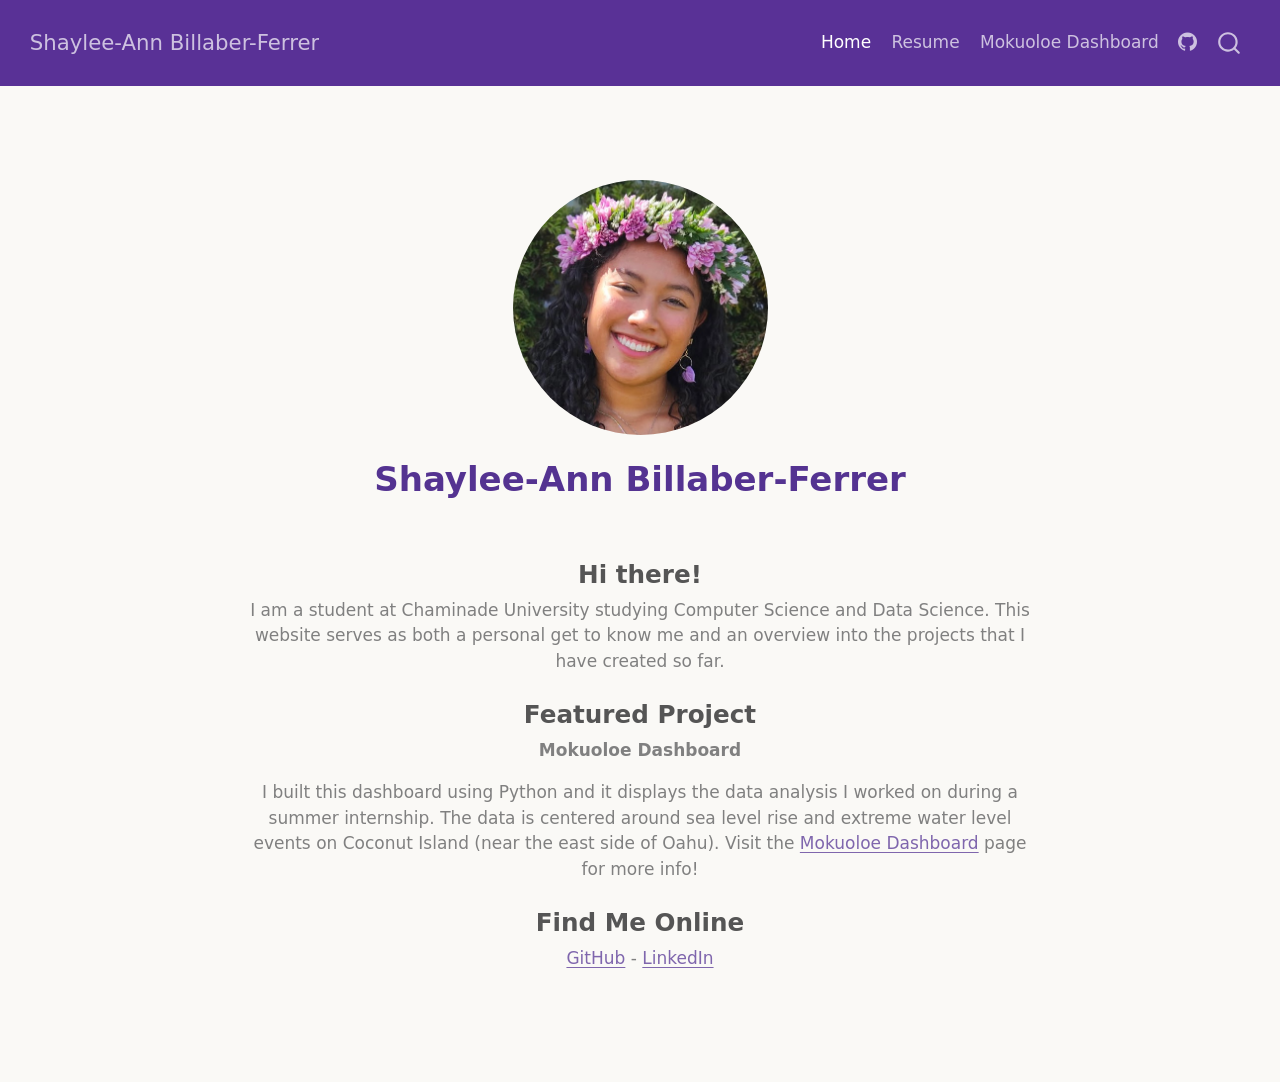
<file: docs/index.html>
<!DOCTYPE html>
<html xmlns="http://www.w3.org/1999/xhtml" lang="en" xml:lang="en"><head>

<meta charset="utf-8">
<meta name="generator" content="quarto-1.9.38">

<meta name="viewport" content="width=device-width, initial-scale=1.0, user-scalable=yes">


<title>Shaylee-Ann Billaber-Ferrer</title>
<style>
/* Default styles provided by pandoc.
** See https://pandoc.org/MANUAL.html#variables-for-html for config info.
*/
code{white-space: pre-wrap;}
span.smallcaps{font-variant: small-caps;}
div.columns{display: flex; gap: min(4vw, 1.5em);}
div.column{flex: auto; overflow-x: auto;}
div.hanging-indent{margin-left: 1.5em; text-indent: -1.5em;}
ul.task-list{list-style: none;}
ul.task-list li input[type="checkbox"] {
  width: 0.8em;
  margin: 0 0.8em 0.2em -1em; /* quarto-specific, see https://github.com/quarto-dev/quarto-cli/issues/4556 */ 
  vertical-align: middle;
}
</style>


<script src="site_libs/quarto-nav/quarto-nav.js"></script>
<script src="site_libs/quarto-nav/headroom.min.js"></script>
<script src="site_libs/clipboard/clipboard.min.js"></script>
<script src="site_libs/quarto-search/autocomplete.umd.js"></script>
<script src="site_libs/quarto-search/fuse.min.js"></script>
<script src="site_libs/quarto-search/quarto-search.js"></script>
<meta name="quarto:offset" content="./">
<script src="site_libs/quarto-html/quarto.js" type="module"></script>
<script src="site_libs/quarto-html/tabsets/tabsets.js" type="module"></script>
<script src="site_libs/quarto-html/popper.min.js"></script>
<script src="site_libs/quarto-html/tippy.umd.min.js"></script>
<link href="site_libs/quarto-html/tippy.css" rel="stylesheet">
<link href="site_libs/quarto-html/quarto-syntax-highlighting-15634bcf2e68342d4ad2dfa704d543f6.css" rel="stylesheet" class="quarto-color-scheme" id="quarto-text-highlighting-styles">
<link href="site_libs/quarto-html/quarto-syntax-highlighting-dark-0a6b7249c26820e032cb0bd839ff02b1.css" rel="stylesheet" class="quarto-color-scheme quarto-color-alternate" id="quarto-text-highlighting-styles">
<link href="site_libs/quarto-html/quarto-syntax-highlighting-15634bcf2e68342d4ad2dfa704d543f6.css" rel="stylesheet" class="quarto-color-scheme-extra" id="quarto-text-highlighting-styles">
<script src="site_libs/bootstrap/bootstrap.min.js"></script>
<link href="site_libs/bootstrap/bootstrap-icons.css" rel="stylesheet">
<link href="site_libs/bootstrap/bootstrap-daa8fa81d25beabfc7405797cb8d7aea.min.css" rel="stylesheet" append-hash="true" class="quarto-color-scheme" id="quarto-bootstrap" data-mode="light">
<link href="site_libs/bootstrap/bootstrap-dark-9a211c81007f39d74124d38314563109.min.css" rel="stylesheet" append-hash="true" class="quarto-color-scheme quarto-color-alternate" id="quarto-bootstrap" data-mode="dark">
<link href="site_libs/bootstrap/bootstrap-daa8fa81d25beabfc7405797cb8d7aea.min.css" rel="stylesheet" append-hash="true" class="quarto-color-scheme-extra" id="quarto-bootstrap" data-mode="light">
<script id="quarto-search-options" type="application/json">{
  "location": "navbar",
  "copy-button": false,
  "collapse-after": 3,
  "panel-placement": "end",
  "type": "overlay",
  "limit": 50,
  "keyboard-shortcut": [
    "f",
    "/",
    "s"
  ],
  "show-item-context": false,
  "language": {
    "search-no-results-text": "No results",
    "search-matching-documents-text": "matching documents",
    "search-copy-link-title": "Copy link to search",
    "search-hide-matches-text": "Hide additional matches",
    "search-more-match-text": "more match in this document",
    "search-more-matches-text": "more matches in this document",
    "search-clear-button-title": "Clear",
    "search-text-placeholder": "",
    "search-detached-cancel-button-title": "Cancel",
    "search-submit-button-title": "Submit",
    "search-label": "Search"
  }
}</script>


<link rel="stylesheet" href="styles.css">
</head>

<body class="nav-fixed fullcontent quarto-light"><script id="quarto-html-before-body" type="application/javascript">
    const toggleBodyColorMode = (bsSheetEl) => {
      const mode = bsSheetEl.getAttribute("data-mode");
      const bodyEl = window.document.querySelector("body");
      if (mode === "dark") {
        bodyEl.classList.add("quarto-dark");
        bodyEl.classList.remove("quarto-light");
      } else {
        bodyEl.classList.add("quarto-light");
        bodyEl.classList.remove("quarto-dark");
      }
    }
    const toggleBodyColorPrimary = () => {
      const bsSheetEl = window.document.querySelector("link#quarto-bootstrap:not([rel=disabled-stylesheet])");
      if (bsSheetEl) {
        toggleBodyColorMode(bsSheetEl);
      }
    }
    const setColorSchemeToggle = (alternate) => {
      const toggles = window.document.querySelectorAll('.quarto-color-scheme-toggle');
      for (let i=0; i < toggles.length; i++) {
        const toggle = toggles[i];
        if (toggle) {
          if (alternate) {
            toggle.classList.add("alternate");
          } else {
            toggle.classList.remove("alternate");
          }
        }
      }
    };
    const toggleColorMode = (alternate) => {
      // Switch the stylesheets
      const primaryStylesheets = window.document.querySelectorAll('link.quarto-color-scheme:not(.quarto-color-alternate)');
      const alternateStylesheets = window.document.querySelectorAll('link.quarto-color-scheme.quarto-color-alternate');
      manageTransitions('#quarto-margin-sidebar .nav-link', false);
      if (alternate) {
        // note: dark is layered on light, we don't disable primary!
        enableStylesheet(alternateStylesheets);
        for (const sheetNode of alternateStylesheets) {
          if (sheetNode.id === "quarto-bootstrap") {
            toggleBodyColorMode(sheetNode);
          }
        }
      } else {
        disableStylesheet(alternateStylesheets);
        enableStylesheet(primaryStylesheets)
        toggleBodyColorPrimary();
      }
      manageTransitions('#quarto-margin-sidebar .nav-link', true);
      // Switch the toggles
      setColorSchemeToggle(alternate)
      // Hack to workaround the fact that safari doesn't
      // properly recolor the scrollbar when toggling (#1455)
      if (navigator.userAgent.indexOf('Safari') > 0 && navigator.userAgent.indexOf('Chrome') == -1) {
        manageTransitions("body", false);
        window.scrollTo(0, 1);
        setTimeout(() => {
          window.scrollTo(0, 0);
          manageTransitions("body", true);
        }, 40);
      }
    }
    const disableStylesheet = (stylesheets) => {
      for (let i=0; i < stylesheets.length; i++) {
        const stylesheet = stylesheets[i];
        stylesheet.rel = 'disabled-stylesheet';
      }
    }
    const enableStylesheet = (stylesheets) => {
      for (let i=0; i < stylesheets.length; i++) {
        const stylesheet = stylesheets[i];
        if(stylesheet.rel !== 'stylesheet') { // for Chrome, which will still FOUC without this check
          stylesheet.rel = 'stylesheet';
        }
      }
    }
    const manageTransitions = (selector, allowTransitions) => {
      const els = window.document.querySelectorAll(selector);
      for (let i=0; i < els.length; i++) {
        const el = els[i];
        if (allowTransitions) {
          el.classList.remove('notransition');
        } else {
          el.classList.add('notransition');
        }
      }
    }
    const isFileUrl = () => {
      return window.location.protocol === 'file:';
    }
    const hasAlternateSentinel = () => {
      let styleSentinel = getColorSchemeSentinel();
      if (styleSentinel !== null) {
        return styleSentinel === "alternate";
      } else {
        return false;
      }
    }
    const setStyleSentinel = (alternate) => {
      const value = alternate ? "alternate" : "default";
      if (!isFileUrl()) {
        window.localStorage.setItem("quarto-color-scheme", value);
      } else {
        localAlternateSentinel = value;
      }
    }
    const getColorSchemeSentinel = () => {
      if (!isFileUrl()) {
        const storageValue = window.localStorage.getItem("quarto-color-scheme");
        return storageValue != null ? storageValue : localAlternateSentinel;
      } else {
        return localAlternateSentinel;
      }
    }
    const toggleGiscusIfUsed = (isAlternate, darkModeDefault) => {
      const baseTheme = document.querySelector('#giscus-base-theme')?.value ?? 'light';
      const alternateTheme = document.querySelector('#giscus-alt-theme')?.value ?? 'dark';
      let newTheme = '';
      if(authorPrefersDark) {
        newTheme = isAlternate ? baseTheme : alternateTheme;
      } else {
        newTheme = isAlternate ? alternateTheme : baseTheme;
      }
      const changeGiscusTheme = () => {
        // From: https://github.com/giscus/giscus/issues/336
        const sendMessage = (message) => {
          const iframe = document.querySelector('iframe.giscus-frame');
          if (!iframe) return;
          iframe.contentWindow.postMessage({ giscus: message }, 'https://giscus.app');
        }
        sendMessage({
          setConfig: {
            theme: newTheme
          }
        });
      }
      const isGiscussLoaded = window.document.querySelector('iframe.giscus-frame') !== null;
      if (isGiscussLoaded) {
        changeGiscusTheme();
      }
    };
    const authorPrefersDark = false;
    const darkModeDefault = authorPrefersDark;
      document.querySelector('link#quarto-text-highlighting-styles.quarto-color-scheme-extra').rel = 'disabled-stylesheet';
      document.querySelector('link#quarto-bootstrap.quarto-color-scheme-extra').rel = 'disabled-stylesheet';
    let localAlternateSentinel = darkModeDefault ? 'alternate' : 'default';
    // Dark / light mode switch
    window.quartoToggleColorScheme = () => {
      // Read the current dark / light value
      let toAlternate = !hasAlternateSentinel();
      toggleColorMode(toAlternate);
      setStyleSentinel(toAlternate);
      toggleGiscusIfUsed(toAlternate, darkModeDefault);
      window.dispatchEvent(new Event('resize'));
    };
    // Switch to dark mode if need be
    if (hasAlternateSentinel()) {
      toggleColorMode(true);
    } else {
      toggleColorMode(false);
    }
  </script>

<div id="quarto-search-results"></div>
  <header id="quarto-header" class="headroom fixed-top">
    <nav class="navbar navbar-expand-lg " data-bs-theme="dark">
      <div class="navbar-container container-fluid">
      <div class="navbar-brand-container mx-auto">
    <a class="navbar-brand" href="./index.html">
    <span class="navbar-title">Shaylee-Ann Billaber-Ferrer</span>
    </a>
  </div>
            <div id="quarto-search" class="" title="Search"></div>
          <button class="navbar-toggler" type="button" data-bs-toggle="collapse" data-bs-target="#navbarCollapse" aria-controls="navbarCollapse" role="menu" aria-expanded="false" aria-label="Toggle navigation" onclick="if (window.quartoToggleHeadroom) { window.quartoToggleHeadroom(); }">
  <span class="navbar-toggler-icon"></span>
</button>
          <div class="collapse navbar-collapse" id="navbarCollapse">
            <ul class="navbar-nav navbar-nav-scroll ms-auto">
  <li class="nav-item">
    <a class="nav-link active" href="./index.html" aria-current="page"> 
<span class="menu-text">Home</span></a>
  </li>  
  <li class="nav-item">
    <a class="nav-link" href="./resume.html"> 
<span class="menu-text">Resume</span></a>
  </li>  
  <li class="nav-item">
    <a class="nav-link" href="./mokuoloe.html"> 
<span class="menu-text">Mokuoloe Dashboard</span></a>
  </li>  
  <li class="nav-item compact">
    <a class="nav-link" href="http://github.com/shayleeannf" target="blank"> <i class="bi bi-github" role="img">
</i> 
<span class="menu-text"></span></a>
  </li>  
</ul>
          </div> <!-- /navcollapse -->
            <div class="quarto-navbar-tools">
  <a href="" class="quarto-color-scheme-toggle quarto-navigation-tool  px-1" onclick="window.quartoToggleColorScheme(); return false;" title="Toggle dark mode"><i class="bi"></i></a>
</div>
      </div> <!-- /container-fluid -->
    </nav>
</header>
<!-- content -->
<div id="quarto-content" class="quarto-container page-columns page-rows-contents page-layout-article page-navbar">
<!-- sidebar -->
<!-- margin-sidebar -->
    
<!-- main -->
<div class="quarto-about-jolla">
  <img src="media/image.jpg" class="about-image
  round " style="height: 15em; width: 15em;">
 <header id="title-block-header" class="quarto-title-block default">
<div class="quarto-title">
<h1 class="title">Shaylee-Ann Billaber-Ferrer</h1>
</div>
<div class="quarto-title-meta">
  </div>
</header><main class="content" id="quarto-document-content">

<section id="hi-there" class="level3">
<h3 data-anchor-id="hi-there"><strong>Hi there!</strong></h3>
<p>I am a student at Chaminade University studying Computer Science and Data Science. This website serves as both a personal get to know me and an overview into the projects that I have created so far.</p>
</section>
<section id="featured-project" class="level3">
<h3 data-anchor-id="featured-project"><strong>Featured Project</strong></h3>
<p><strong>Mokuoloe Dashboard</strong></p>
<p>I built this dashboard using Python and it displays the data analysis I worked on during a summer internship. The data is centered around sea level rise and extreme water level events on Coconut Island (near the east side of Oahu). Visit the <a href="./mokuoloe.html">Mokuoloe Dashboard</a> page for more info!</p>
</section>
<section id="find-me-online" class="level3">
<h3 data-anchor-id="find-me-online"><strong>Find Me Online</strong></h3>
<p><a href="https://github.com/shayleeannf" target="_blank" rel="noopener noreferrer">GitHub</a> - <a href="https://www.linkedin.com/in/shaylee-ann-billaber-ferrer-332111417/" target="_blank" rel="noopener noreferrer">LinkedIn</a></p>


</section>
</main>  
</div>
 <!-- /main -->
<script id="quarto-html-after-body" type="application/javascript">
  window.document.addEventListener("DOMContentLoaded", function (event) {
    // Ensure there is a toggle, if there isn't float one in the top right
    if (window.document.querySelector('.quarto-color-scheme-toggle') === null) {
      const a = window.document.createElement('a');
      a.classList.add('top-right');
      a.classList.add('quarto-color-scheme-toggle');
      a.href = "";
      a.onclick = function() { try { window.quartoToggleColorScheme(); } catch {} return false; };
      const i = window.document.createElement("i");
      i.classList.add('bi');
      a.appendChild(i);
      window.document.body.appendChild(a);
    }
    setColorSchemeToggle(hasAlternateSentinel())
    const isCodeAnnotation = (el) => {
      for (const clz of el.classList) {
        if (clz.startsWith('code-annotation-')) {                     
          return true;
        }
      }
      return false;
    }
    const onCopySuccess = function(e) {
      // button target
      const button = e.trigger;
      // don't keep focus
      button.blur();
      // flash "checked"
      button.classList.add('code-copy-button-checked');
      var currentTitle = button.getAttribute("title");
      button.setAttribute("title", "Copied!");
      let tooltip;
      if (window.bootstrap) {
        button.setAttribute("data-bs-toggle", "tooltip");
        button.setAttribute("data-bs-placement", "left");
        button.setAttribute("data-bs-title", "Copied!");
        tooltip = new bootstrap.Tooltip(button, 
          { trigger: "manual", 
            customClass: "code-copy-button-tooltip",
            offset: [0, -8]});
        tooltip.show();    
      }
      setTimeout(function() {
        if (tooltip) {
          tooltip.hide();
          button.removeAttribute("data-bs-title");
          button.removeAttribute("data-bs-toggle");
          button.removeAttribute("data-bs-placement");
        }
        button.setAttribute("title", currentTitle);
        button.classList.remove('code-copy-button-checked');
      }, 1000);
      // clear code selection
      e.clearSelection();
    }
    const getTextToCopy = function(trigger) {
      const outerScaffold = trigger.parentElement.cloneNode(true);
      const codeEl = outerScaffold.querySelector('code');
      for (const childEl of codeEl.children) {
        if (isCodeAnnotation(childEl)) {
          childEl.remove();
        }
      }
      return codeEl.innerText;
    }
    const clipboard = new window.ClipboardJS('.code-copy-button:not([data-in-quarto-modal])', {
      text: getTextToCopy
    });
    clipboard.on('success', onCopySuccess);
    if (window.document.getElementById('quarto-embedded-source-code-modal')) {
      const clipboardModal = new window.ClipboardJS('.code-copy-button[data-in-quarto-modal]', {
        text: getTextToCopy,
        container: window.document.getElementById('quarto-embedded-source-code-modal')
      });
      clipboardModal.on('success', onCopySuccess);
    }
      var localhostRegex = new RegExp(/^(?:http|https):\/\/localhost\:?[0-9]*\//);
      var mailtoRegex = new RegExp(/^mailto:/);
        var filterRegex = new RegExp('/' + window.location.host + '/');
      var isInternal = (href) => {
          return filterRegex.test(href) || localhostRegex.test(href) || mailtoRegex.test(href);
      }
      // Inspect non-navigation links and adorn them if external
     var links = window.document.querySelectorAll('a[href]:not(.nav-link):not(.navbar-brand):not(.toc-action):not(.sidebar-link):not(.sidebar-item-toggle):not(.pagination-link):not(.no-external):not([aria-hidden]):not(.dropdown-item):not(.quarto-navigation-tool):not(.about-link)');
      for (var i=0; i<links.length; i++) {
        const link = links[i];
        if (!isInternal(link.href)) {
          // undo the damage that might have been done by quarto-nav.js in the case of
          // links that we want to consider external
          if (link.dataset.originalHref !== undefined) {
            link.href = link.dataset.originalHref;
          }
        }
      }
    function tippyHover(el, contentFn, onTriggerFn, onUntriggerFn) {
      const config = {
        allowHTML: true,
        maxWidth: 500,
        delay: 100,
        arrow: false,
        appendTo: function(el) {
            return el.parentElement;
        },
        interactive: true,
        interactiveBorder: 10,
        theme: 'quarto',
        placement: 'bottom-start',
      };
      if (contentFn) {
        config.content = contentFn;
      }
      if (onTriggerFn) {
        config.onTrigger = onTriggerFn;
      }
      if (onUntriggerFn) {
        config.onUntrigger = onUntriggerFn;
      }
      window.tippy(el, config); 
    }
    const noterefs = window.document.querySelectorAll('a[role="doc-noteref"]');
    for (var i=0; i<noterefs.length; i++) {
      const ref = noterefs[i];
      tippyHover(ref, function() {
        // use id or data attribute instead here
        let href = ref.getAttribute('data-footnote-href') || ref.getAttribute('href');
        try { href = new URL(href).hash; } catch {}
        const id = href.replace(/^#\/?/, "");
        const note = window.document.getElementById(id);
        if (note) {
          return note.innerHTML;
        } else {
          return "";
        }
      });
    }
    const xrefs = window.document.querySelectorAll('a.quarto-xref');
    const processXRef = (id, note) => {
      // Strip column container classes
      const stripColumnClz = (el) => {
        el.classList.remove("page-full", "page-columns");
        if (el.children) {
          for (const child of el.children) {
            stripColumnClz(child);
          }
        }
      }
      stripColumnClz(note)
      if (id === null || id.startsWith('sec-')) {
        // Special case sections, only their first couple elements
        const container = document.createElement("div");
        if (note.children && note.children.length > 2) {
          container.appendChild(note.children[0].cloneNode(true));
          for (let i = 1; i < note.children.length; i++) {
            const child = note.children[i];
            if (child.tagName === "P" && child.innerText === "") {
              continue;
            } else {
              container.appendChild(child.cloneNode(true));
              break;
            }
          }
          if (window.Quarto?.typesetMath) {
            window.Quarto.typesetMath(container);
          }
          return container.innerHTML
        } else {
          if (window.Quarto?.typesetMath) {
            window.Quarto.typesetMath(note);
          }
          return note.innerHTML;
        }
      } else {
        // Remove any anchor links if they are present
        const anchorLink = note.querySelector('a.anchorjs-link');
        if (anchorLink) {
          anchorLink.remove();
        }
        if (window.Quarto?.typesetMath) {
          window.Quarto.typesetMath(note);
        }
        if (note.classList.contains("callout")) {
          return note.outerHTML;
        } else {
          return note.innerHTML;
        }
      }
    }
    for (var i=0; i<xrefs.length; i++) {
      const xref = xrefs[i];
      tippyHover(xref, undefined, function(instance) {
        instance.disable();
        let url = xref.getAttribute('href');
        let hash = undefined; 
        if (url.startsWith('#')) {
          hash = url;
        } else {
          try { hash = new URL(url).hash; } catch {}
        }
        if (hash) {
          const id = hash.replace(/^#\/?/, "");
          const note = window.document.getElementById(id);
          if (note !== null) {
            try {
              const html = processXRef(id, note.cloneNode(true));
              instance.setContent(html);
            } finally {
              instance.enable();
              instance.show();
            }
          } else {
            // See if we can fetch this
            fetch(url.split('#')[0])
            .then(res => res.text())
            .then(html => {
              const parser = new DOMParser();
              const htmlDoc = parser.parseFromString(html, "text/html");
              const note = htmlDoc.getElementById(id);
              if (note !== null) {
                const html = processXRef(id, note);
                instance.setContent(html);
              } 
            }).finally(() => {
              instance.enable();
              instance.show();
            });
          }
        } else {
          // See if we can fetch a full url (with no hash to target)
          // This is a special case and we should probably do some content thinning / targeting
          fetch(url)
          .then(res => res.text())
          .then(html => {
            const parser = new DOMParser();
            const htmlDoc = parser.parseFromString(html, "text/html");
            const note = htmlDoc.querySelector('main.content');
            if (note !== null) {
              // This should only happen for chapter cross references
              // (since there is no id in the URL)
              // remove the first header
              if (note.children.length > 0 && note.children[0].tagName === "HEADER") {
                note.children[0].remove();
              }
              const html = processXRef(null, note);
              instance.setContent(html);
            } 
          }).finally(() => {
            instance.enable();
            instance.show();
          });
        }
      }, function(instance) {
      });
    }
        let selectedAnnoteEl;
        const selectorForAnnotation = ( cell, annotation) => {
          let cellAttr = 'data-code-cell="' + cell + '"';
          let lineAttr = 'data-code-annotation="' +  annotation + '"';
          const selector = 'span[' + cellAttr + '][' + lineAttr + ']';
          return selector;
        }
        const selectCodeLines = (annoteEl) => {
          const doc = window.document;
          const targetCell = annoteEl.getAttribute("data-target-cell");
          const targetAnnotation = annoteEl.getAttribute("data-target-annotation");
          const annoteSpan = window.document.querySelector(selectorForAnnotation(targetCell, targetAnnotation));
          const lines = annoteSpan.getAttribute("data-code-lines").split(",");
          const lineIds = lines.map((line) => {
            return targetCell + "-" + line;
          })
          let top = null;
          let height = null;
          let parent = null;
          if (lineIds.length > 0) {
              //compute the position of the single el (top and bottom and make a div)
              const el = window.document.getElementById(lineIds[0]);
              top = el.offsetTop;
              height = el.offsetHeight;
              parent = el.parentElement.parentElement;
            if (lineIds.length > 1) {
              const lastEl = window.document.getElementById(lineIds[lineIds.length - 1]);
              const bottom = lastEl.offsetTop + lastEl.offsetHeight;
              height = bottom - top;
            }
            if (top !== null && height !== null && parent !== null) {
              // cook up a div (if necessary) and position it 
              let div = window.document.getElementById("code-annotation-line-highlight");
              if (div === null) {
                div = window.document.createElement("div");
                div.setAttribute("id", "code-annotation-line-highlight");
                div.style.position = 'absolute';
                parent.appendChild(div);
              }
              div.style.top = top - 2 + "px";
              div.style.height = height + 4 + "px";
              div.style.left = 0;
              let gutterDiv = window.document.getElementById("code-annotation-line-highlight-gutter");
              if (gutterDiv === null) {
                gutterDiv = window.document.createElement("div");
                gutterDiv.setAttribute("id", "code-annotation-line-highlight-gutter");
                gutterDiv.style.position = 'absolute';
                const codeCell = window.document.getElementById(targetCell);
                const gutter = codeCell.querySelector('.code-annotation-gutter');
                gutter.appendChild(gutterDiv);
              }
              gutterDiv.style.top = top - 2 + "px";
              gutterDiv.style.height = height + 4 + "px";
            }
            selectedAnnoteEl = annoteEl;
          }
        };
        const unselectCodeLines = () => {
          const elementsIds = ["code-annotation-line-highlight", "code-annotation-line-highlight-gutter"];
          elementsIds.forEach((elId) => {
            const div = window.document.getElementById(elId);
            if (div) {
              div.remove();
            }
          });
          selectedAnnoteEl = undefined;
        };
          // Handle positioning of the toggle
      window.addEventListener(
        "resize",
        throttle(() => {
          elRect = undefined;
          if (selectedAnnoteEl) {
            selectCodeLines(selectedAnnoteEl);
          }
        }, 10)
      );
      function throttle(fn, ms) {
      let throttle = false;
      let timer;
        return (...args) => {
          if(!throttle) { // first call gets through
              fn.apply(this, args);
              throttle = true;
          } else { // all the others get throttled
              if(timer) clearTimeout(timer); // cancel #2
              timer = setTimeout(() => {
                fn.apply(this, args);
                timer = throttle = false;
              }, ms);
          }
        };
      }
        // Attach click handler to the DT
        const annoteDls = window.document.querySelectorAll('dt[data-target-cell]');
        for (const annoteDlNode of annoteDls) {
          annoteDlNode.addEventListener('click', (event) => {
            const clickedEl = event.target;
            if (clickedEl !== selectedAnnoteEl) {
              unselectCodeLines();
              const activeEl = window.document.querySelector('dt[data-target-cell].code-annotation-active');
              if (activeEl) {
                activeEl.classList.remove('code-annotation-active');
              }
              selectCodeLines(clickedEl);
              clickedEl.classList.add('code-annotation-active');
            } else {
              // Unselect the line
              unselectCodeLines();
              clickedEl.classList.remove('code-annotation-active');
            }
          });
        }
    const findCites = (el) => {
      const parentEl = el.parentElement;
      if (parentEl) {
        const cites = parentEl.dataset.cites;
        if (cites) {
          return {
            el,
            cites: cites.split(' ')
          };
        } else {
          return findCites(el.parentElement)
        }
      } else {
        return undefined;
      }
    };
    var bibliorefs = window.document.querySelectorAll('a[role="doc-biblioref"]');
    for (var i=0; i<bibliorefs.length; i++) {
      const ref = bibliorefs[i];
      const citeInfo = findCites(ref);
      if (citeInfo) {
        tippyHover(citeInfo.el, function() {
          var popup = window.document.createElement('div');
          citeInfo.cites.forEach(function(cite) {
            var citeDiv = window.document.createElement('div');
            citeDiv.classList.add('hanging-indent');
            citeDiv.classList.add('csl-entry');
            var biblioDiv = window.document.getElementById('ref-' + cite);
            if (biblioDiv) {
              citeDiv.innerHTML = biblioDiv.innerHTML;
            }
            popup.appendChild(citeDiv);
          });
          return popup.innerHTML;
        });
      }
    }
  });
  </script>
</div> <!-- /content -->




</body></html>
</file>
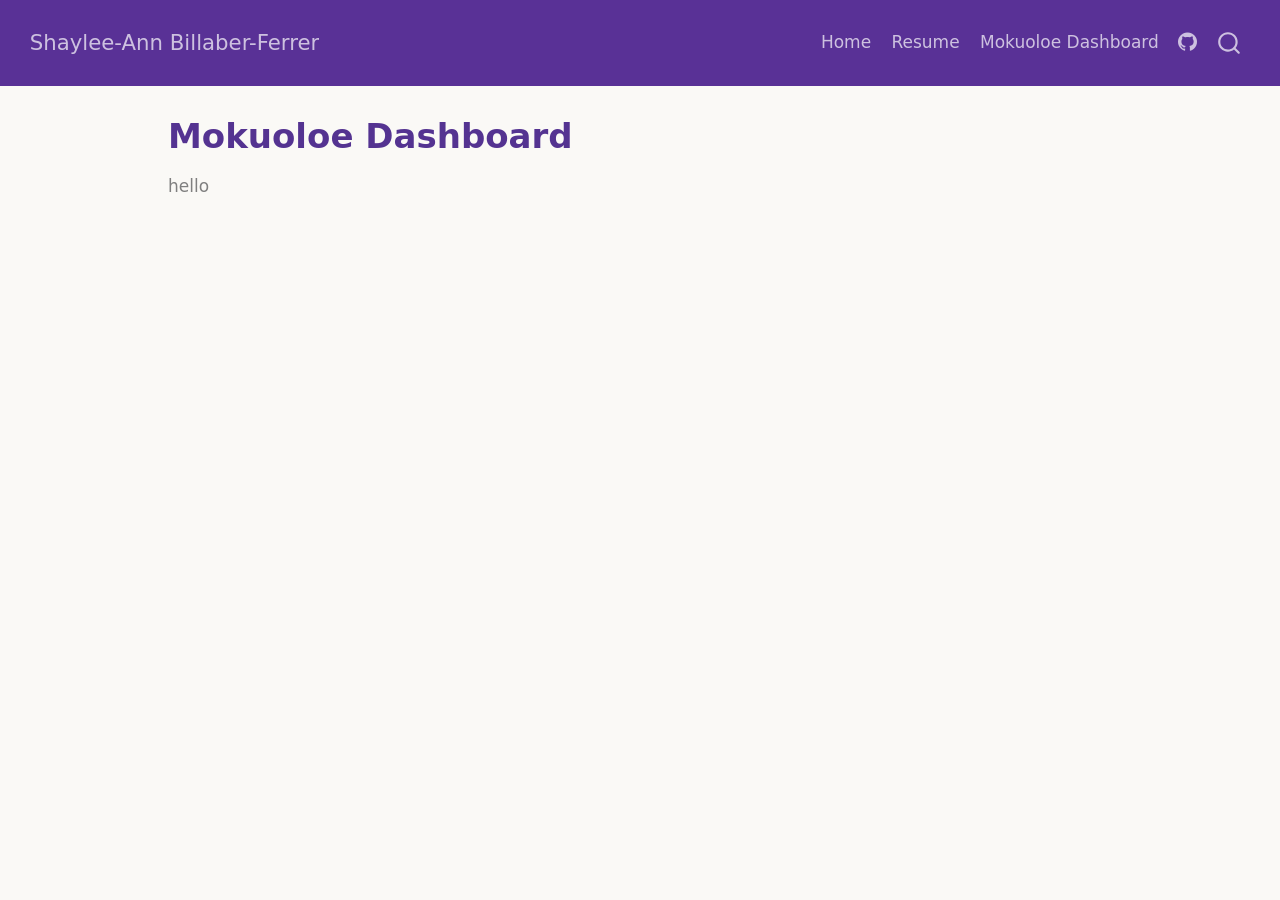
<file: docs/ mokuoloe.html>
<!DOCTYPE html>
<html xmlns="http://www.w3.org/1999/xhtml" lang="en" xml:lang="en"><head>

<meta charset="utf-8">
<meta name="generator" content="quarto-1.9.38">

<meta name="viewport" content="width=device-width, initial-scale=1.0, user-scalable=yes">


<title>Mokuoloe Dashboard – Shaylee-Ann Billaber-Ferrer</title>
<style>
/* Default styles provided by pandoc.
** See https://pandoc.org/MANUAL.html#variables-for-html for config info.
*/
code{white-space: pre-wrap;}
span.smallcaps{font-variant: small-caps;}
div.columns{display: flex; gap: min(4vw, 1.5em);}
div.column{flex: auto; overflow-x: auto;}
div.hanging-indent{margin-left: 1.5em; text-indent: -1.5em;}
ul.task-list{list-style: none;}
ul.task-list li input[type="checkbox"] {
  width: 0.8em;
  margin: 0 0.8em 0.2em -1em; /* quarto-specific, see https://github.com/quarto-dev/quarto-cli/issues/4556 */ 
  vertical-align: middle;
}
</style>


<script src="site_libs/quarto-nav/quarto-nav.js"></script>
<script src="site_libs/quarto-nav/headroom.min.js"></script>
<script src="site_libs/clipboard/clipboard.min.js"></script>
<script src="site_libs/quarto-search/autocomplete.umd.js"></script>
<script src="site_libs/quarto-search/fuse.min.js"></script>
<script src="site_libs/quarto-search/quarto-search.js"></script>
<meta name="quarto:offset" content="./">
<script src="site_libs/quarto-html/quarto.js" type="module"></script>
<script src="site_libs/quarto-html/tabsets/tabsets.js" type="module"></script>
<script src="site_libs/quarto-html/popper.min.js"></script>
<script src="site_libs/quarto-html/tippy.umd.min.js"></script>
<script src="site_libs/quarto-html/anchor.min.js"></script>
<link href="site_libs/quarto-html/tippy.css" rel="stylesheet">
<link href="site_libs/quarto-html/quarto-syntax-highlighting-15634bcf2e68342d4ad2dfa704d543f6.css" rel="stylesheet" class="quarto-color-scheme" id="quarto-text-highlighting-styles">
<link href="site_libs/quarto-html/quarto-syntax-highlighting-dark-0a6b7249c26820e032cb0bd839ff02b1.css" rel="stylesheet" class="quarto-color-scheme quarto-color-alternate" id="quarto-text-highlighting-styles">
<link href="site_libs/quarto-html/quarto-syntax-highlighting-15634bcf2e68342d4ad2dfa704d543f6.css" rel="stylesheet" class="quarto-color-scheme-extra" id="quarto-text-highlighting-styles">
<script src="site_libs/bootstrap/bootstrap.min.js"></script>
<link href="site_libs/bootstrap/bootstrap-icons.css" rel="stylesheet">
<link href="site_libs/bootstrap/bootstrap-daa8fa81d25beabfc7405797cb8d7aea.min.css" rel="stylesheet" append-hash="true" class="quarto-color-scheme" id="quarto-bootstrap" data-mode="light">
<link href="site_libs/bootstrap/bootstrap-dark-9a211c81007f39d74124d38314563109.min.css" rel="stylesheet" append-hash="true" class="quarto-color-scheme quarto-color-alternate" id="quarto-bootstrap" data-mode="dark">
<link href="site_libs/bootstrap/bootstrap-daa8fa81d25beabfc7405797cb8d7aea.min.css" rel="stylesheet" append-hash="true" class="quarto-color-scheme-extra" id="quarto-bootstrap" data-mode="light">
<script id="quarto-search-options" type="application/json">{
  "location": "navbar",
  "copy-button": false,
  "collapse-after": 3,
  "panel-placement": "end",
  "type": "overlay",
  "limit": 50,
  "keyboard-shortcut": [
    "f",
    "/",
    "s"
  ],
  "show-item-context": false,
  "language": {
    "search-no-results-text": "No results",
    "search-matching-documents-text": "matching documents",
    "search-copy-link-title": "Copy link to search",
    "search-hide-matches-text": "Hide additional matches",
    "search-more-match-text": "more match in this document",
    "search-more-matches-text": "more matches in this document",
    "search-clear-button-title": "Clear",
    "search-text-placeholder": "",
    "search-detached-cancel-button-title": "Cancel",
    "search-submit-button-title": "Submit",
    "search-label": "Search"
  }
}</script>


<link rel="stylesheet" href="styles.css">
</head>

<body class="nav-fixed quarto-light"><script id="quarto-html-before-body" type="application/javascript">
    const toggleBodyColorMode = (bsSheetEl) => {
      const mode = bsSheetEl.getAttribute("data-mode");
      const bodyEl = window.document.querySelector("body");
      if (mode === "dark") {
        bodyEl.classList.add("quarto-dark");
        bodyEl.classList.remove("quarto-light");
      } else {
        bodyEl.classList.add("quarto-light");
        bodyEl.classList.remove("quarto-dark");
      }
    }
    const toggleBodyColorPrimary = () => {
      const bsSheetEl = window.document.querySelector("link#quarto-bootstrap:not([rel=disabled-stylesheet])");
      if (bsSheetEl) {
        toggleBodyColorMode(bsSheetEl);
      }
    }
    const setColorSchemeToggle = (alternate) => {
      const toggles = window.document.querySelectorAll('.quarto-color-scheme-toggle');
      for (let i=0; i < toggles.length; i++) {
        const toggle = toggles[i];
        if (toggle) {
          if (alternate) {
            toggle.classList.add("alternate");
          } else {
            toggle.classList.remove("alternate");
          }
        }
      }
    };
    const toggleColorMode = (alternate) => {
      // Switch the stylesheets
      const primaryStylesheets = window.document.querySelectorAll('link.quarto-color-scheme:not(.quarto-color-alternate)');
      const alternateStylesheets = window.document.querySelectorAll('link.quarto-color-scheme.quarto-color-alternate');
      manageTransitions('#quarto-margin-sidebar .nav-link', false);
      if (alternate) {
        // note: dark is layered on light, we don't disable primary!
        enableStylesheet(alternateStylesheets);
        for (const sheetNode of alternateStylesheets) {
          if (sheetNode.id === "quarto-bootstrap") {
            toggleBodyColorMode(sheetNode);
          }
        }
      } else {
        disableStylesheet(alternateStylesheets);
        enableStylesheet(primaryStylesheets)
        toggleBodyColorPrimary();
      }
      manageTransitions('#quarto-margin-sidebar .nav-link', true);
      // Switch the toggles
      setColorSchemeToggle(alternate)
      // Hack to workaround the fact that safari doesn't
      // properly recolor the scrollbar when toggling (#1455)
      if (navigator.userAgent.indexOf('Safari') > 0 && navigator.userAgent.indexOf('Chrome') == -1) {
        manageTransitions("body", false);
        window.scrollTo(0, 1);
        setTimeout(() => {
          window.scrollTo(0, 0);
          manageTransitions("body", true);
        }, 40);
      }
    }
    const disableStylesheet = (stylesheets) => {
      for (let i=0; i < stylesheets.length; i++) {
        const stylesheet = stylesheets[i];
        stylesheet.rel = 'disabled-stylesheet';
      }
    }
    const enableStylesheet = (stylesheets) => {
      for (let i=0; i < stylesheets.length; i++) {
        const stylesheet = stylesheets[i];
        if(stylesheet.rel !== 'stylesheet') { // for Chrome, which will still FOUC without this check
          stylesheet.rel = 'stylesheet';
        }
      }
    }
    const manageTransitions = (selector, allowTransitions) => {
      const els = window.document.querySelectorAll(selector);
      for (let i=0; i < els.length; i++) {
        const el = els[i];
        if (allowTransitions) {
          el.classList.remove('notransition');
        } else {
          el.classList.add('notransition');
        }
      }
    }
    const isFileUrl = () => {
      return window.location.protocol === 'file:';
    }
    const hasAlternateSentinel = () => {
      let styleSentinel = getColorSchemeSentinel();
      if (styleSentinel !== null) {
        return styleSentinel === "alternate";
      } else {
        return false;
      }
    }
    const setStyleSentinel = (alternate) => {
      const value = alternate ? "alternate" : "default";
      if (!isFileUrl()) {
        window.localStorage.setItem("quarto-color-scheme", value);
      } else {
        localAlternateSentinel = value;
      }
    }
    const getColorSchemeSentinel = () => {
      if (!isFileUrl()) {
        const storageValue = window.localStorage.getItem("quarto-color-scheme");
        return storageValue != null ? storageValue : localAlternateSentinel;
      } else {
        return localAlternateSentinel;
      }
    }
    const toggleGiscusIfUsed = (isAlternate, darkModeDefault) => {
      const baseTheme = document.querySelector('#giscus-base-theme')?.value ?? 'light';
      const alternateTheme = document.querySelector('#giscus-alt-theme')?.value ?? 'dark';
      let newTheme = '';
      if(authorPrefersDark) {
        newTheme = isAlternate ? baseTheme : alternateTheme;
      } else {
        newTheme = isAlternate ? alternateTheme : baseTheme;
      }
      const changeGiscusTheme = () => {
        // From: https://github.com/giscus/giscus/issues/336
        const sendMessage = (message) => {
          const iframe = document.querySelector('iframe.giscus-frame');
          if (!iframe) return;
          iframe.contentWindow.postMessage({ giscus: message }, 'https://giscus.app');
        }
        sendMessage({
          setConfig: {
            theme: newTheme
          }
        });
      }
      const isGiscussLoaded = window.document.querySelector('iframe.giscus-frame') !== null;
      if (isGiscussLoaded) {
        changeGiscusTheme();
      }
    };
    const authorPrefersDark = false;
    const darkModeDefault = authorPrefersDark;
      document.querySelector('link#quarto-text-highlighting-styles.quarto-color-scheme-extra').rel = 'disabled-stylesheet';
      document.querySelector('link#quarto-bootstrap.quarto-color-scheme-extra').rel = 'disabled-stylesheet';
    let localAlternateSentinel = darkModeDefault ? 'alternate' : 'default';
    // Dark / light mode switch
    window.quartoToggleColorScheme = () => {
      // Read the current dark / light value
      let toAlternate = !hasAlternateSentinel();
      toggleColorMode(toAlternate);
      setStyleSentinel(toAlternate);
      toggleGiscusIfUsed(toAlternate, darkModeDefault);
      window.dispatchEvent(new Event('resize'));
    };
    // Switch to dark mode if need be
    if (hasAlternateSentinel()) {
      toggleColorMode(true);
    } else {
      toggleColorMode(false);
    }
  </script>

<div id="quarto-search-results"></div>
  <header id="quarto-header" class="headroom fixed-top">
    <nav class="navbar navbar-expand-lg " data-bs-theme="dark">
      <div class="navbar-container container-fluid">
      <div class="navbar-brand-container mx-auto">
    <a class="navbar-brand" href="./index.html">
    <span class="navbar-title">Shaylee-Ann Billaber-Ferrer</span>
    </a>
  </div>
            <div id="quarto-search" class="" title="Search"></div>
          <button class="navbar-toggler" type="button" data-bs-toggle="collapse" data-bs-target="#navbarCollapse" aria-controls="navbarCollapse" role="menu" aria-expanded="false" aria-label="Toggle navigation" onclick="if (window.quartoToggleHeadroom) { window.quartoToggleHeadroom(); }">
  <span class="navbar-toggler-icon"></span>
</button>
          <div class="collapse navbar-collapse" id="navbarCollapse">
            <ul class="navbar-nav navbar-nav-scroll ms-auto">
  <li class="nav-item">
    <a class="nav-link" href="./index.html"> 
<span class="menu-text">Home</span></a>
  </li>  
  <li class="nav-item">
    <a class="nav-link" href="./resume.html"> 
<span class="menu-text">Resume</span></a>
  </li>  
  <li class="nav-item">
    <a class="nav-link" href="./mokuoloe.qmd"> 
<span class="menu-text">Mokuoloe Dashboard</span></a>
  </li>  
  <li class="nav-item compact">
    <a class="nav-link" href="http://github.com/shayleeannf" target="blank"> <i class="bi bi-github" role="img">
</i> 
<span class="menu-text"></span></a>
  </li>  
</ul>
          </div> <!-- /navcollapse -->
            <div class="quarto-navbar-tools">
  <a href="" class="quarto-color-scheme-toggle quarto-navigation-tool  px-1" onclick="window.quartoToggleColorScheme(); return false;" title="Toggle dark mode"><i class="bi"></i></a>
</div>
      </div> <!-- /container-fluid -->
    </nav>
</header>
<!-- content -->
<div id="quarto-content" class="quarto-container page-columns page-rows-contents page-layout-article page-navbar">
<!-- sidebar -->
<!-- margin-sidebar -->
    <div id="quarto-margin-sidebar" class="sidebar margin-sidebar zindex-bottom">
        
    </div>
<!-- main -->
<main class="content" id="quarto-document-content">


<header id="title-block-header" class="quarto-title-block default">
<div class="quarto-title">
<h1 class="title">Mokuoloe Dashboard</h1>
</div>



<div class="quarto-title-meta">

    
  
    
  </div>
  


</header>


<p>hello</p>
<pre><code></code></pre>



</main> <!-- /main -->
<script id="quarto-html-after-body" type="application/javascript">
  window.document.addEventListener("DOMContentLoaded", function (event) {
    // Ensure there is a toggle, if there isn't float one in the top right
    if (window.document.querySelector('.quarto-color-scheme-toggle') === null) {
      const a = window.document.createElement('a');
      a.classList.add('top-right');
      a.classList.add('quarto-color-scheme-toggle');
      a.href = "";
      a.onclick = function() { try { window.quartoToggleColorScheme(); } catch {} return false; };
      const i = window.document.createElement("i");
      i.classList.add('bi');
      a.appendChild(i);
      window.document.body.appendChild(a);
    }
    setColorSchemeToggle(hasAlternateSentinel())
    const icon = "";
    const anchorJS = new window.AnchorJS();
    anchorJS.options = {
      placement: 'right',
      icon: icon
    };
    anchorJS.add('.anchored');
    const isCodeAnnotation = (el) => {
      for (const clz of el.classList) {
        if (clz.startsWith('code-annotation-')) {                     
          return true;
        }
      }
      return false;
    }
    const onCopySuccess = function(e) {
      // button target
      const button = e.trigger;
      // don't keep focus
      button.blur();
      // flash "checked"
      button.classList.add('code-copy-button-checked');
      var currentTitle = button.getAttribute("title");
      button.setAttribute("title", "Copied!");
      let tooltip;
      if (window.bootstrap) {
        button.setAttribute("data-bs-toggle", "tooltip");
        button.setAttribute("data-bs-placement", "left");
        button.setAttribute("data-bs-title", "Copied!");
        tooltip = new bootstrap.Tooltip(button, 
          { trigger: "manual", 
            customClass: "code-copy-button-tooltip",
            offset: [0, -8]});
        tooltip.show();    
      }
      setTimeout(function() {
        if (tooltip) {
          tooltip.hide();
          button.removeAttribute("data-bs-title");
          button.removeAttribute("data-bs-toggle");
          button.removeAttribute("data-bs-placement");
        }
        button.setAttribute("title", currentTitle);
        button.classList.remove('code-copy-button-checked');
      }, 1000);
      // clear code selection
      e.clearSelection();
    }
    const getTextToCopy = function(trigger) {
      const outerScaffold = trigger.parentElement.cloneNode(true);
      const codeEl = outerScaffold.querySelector('code');
      for (const childEl of codeEl.children) {
        if (isCodeAnnotation(childEl)) {
          childEl.remove();
        }
      }
      return codeEl.innerText;
    }
    const clipboard = new window.ClipboardJS('.code-copy-button:not([data-in-quarto-modal])', {
      text: getTextToCopy
    });
    clipboard.on('success', onCopySuccess);
    if (window.document.getElementById('quarto-embedded-source-code-modal')) {
      const clipboardModal = new window.ClipboardJS('.code-copy-button[data-in-quarto-modal]', {
        text: getTextToCopy,
        container: window.document.getElementById('quarto-embedded-source-code-modal')
      });
      clipboardModal.on('success', onCopySuccess);
    }
      var localhostRegex = new RegExp(/^(?:http|https):\/\/localhost\:?[0-9]*\//);
      var mailtoRegex = new RegExp(/^mailto:/);
        var filterRegex = new RegExp('/' + window.location.host + '/');
      var isInternal = (href) => {
          return filterRegex.test(href) || localhostRegex.test(href) || mailtoRegex.test(href);
      }
      // Inspect non-navigation links and adorn them if external
     var links = window.document.querySelectorAll('a[href]:not(.nav-link):not(.navbar-brand):not(.toc-action):not(.sidebar-link):not(.sidebar-item-toggle):not(.pagination-link):not(.no-external):not([aria-hidden]):not(.dropdown-item):not(.quarto-navigation-tool):not(.about-link)');
      for (var i=0; i<links.length; i++) {
        const link = links[i];
        if (!isInternal(link.href)) {
          // undo the damage that might have been done by quarto-nav.js in the case of
          // links that we want to consider external
          if (link.dataset.originalHref !== undefined) {
            link.href = link.dataset.originalHref;
          }
        }
      }
    function tippyHover(el, contentFn, onTriggerFn, onUntriggerFn) {
      const config = {
        allowHTML: true,
        maxWidth: 500,
        delay: 100,
        arrow: false,
        appendTo: function(el) {
            return el.parentElement;
        },
        interactive: true,
        interactiveBorder: 10,
        theme: 'quarto',
        placement: 'bottom-start',
      };
      if (contentFn) {
        config.content = contentFn;
      }
      if (onTriggerFn) {
        config.onTrigger = onTriggerFn;
      }
      if (onUntriggerFn) {
        config.onUntrigger = onUntriggerFn;
      }
      window.tippy(el, config); 
    }
    const noterefs = window.document.querySelectorAll('a[role="doc-noteref"]');
    for (var i=0; i<noterefs.length; i++) {
      const ref = noterefs[i];
      tippyHover(ref, function() {
        // use id or data attribute instead here
        let href = ref.getAttribute('data-footnote-href') || ref.getAttribute('href');
        try { href = new URL(href).hash; } catch {}
        const id = href.replace(/^#\/?/, "");
        const note = window.document.getElementById(id);
        if (note) {
          return note.innerHTML;
        } else {
          return "";
        }
      });
    }
    const xrefs = window.document.querySelectorAll('a.quarto-xref');
    const processXRef = (id, note) => {
      // Strip column container classes
      const stripColumnClz = (el) => {
        el.classList.remove("page-full", "page-columns");
        if (el.children) {
          for (const child of el.children) {
            stripColumnClz(child);
          }
        }
      }
      stripColumnClz(note)
      if (id === null || id.startsWith('sec-')) {
        // Special case sections, only their first couple elements
        const container = document.createElement("div");
        if (note.children && note.children.length > 2) {
          container.appendChild(note.children[0].cloneNode(true));
          for (let i = 1; i < note.children.length; i++) {
            const child = note.children[i];
            if (child.tagName === "P" && child.innerText === "") {
              continue;
            } else {
              container.appendChild(child.cloneNode(true));
              break;
            }
          }
          if (window.Quarto?.typesetMath) {
            window.Quarto.typesetMath(container);
          }
          return container.innerHTML
        } else {
          if (window.Quarto?.typesetMath) {
            window.Quarto.typesetMath(note);
          }
          return note.innerHTML;
        }
      } else {
        // Remove any anchor links if they are present
        const anchorLink = note.querySelector('a.anchorjs-link');
        if (anchorLink) {
          anchorLink.remove();
        }
        if (window.Quarto?.typesetMath) {
          window.Quarto.typesetMath(note);
        }
        if (note.classList.contains("callout")) {
          return note.outerHTML;
        } else {
          return note.innerHTML;
        }
      }
    }
    for (var i=0; i<xrefs.length; i++) {
      const xref = xrefs[i];
      tippyHover(xref, undefined, function(instance) {
        instance.disable();
        let url = xref.getAttribute('href');
        let hash = undefined; 
        if (url.startsWith('#')) {
          hash = url;
        } else {
          try { hash = new URL(url).hash; } catch {}
        }
        if (hash) {
          const id = hash.replace(/^#\/?/, "");
          const note = window.document.getElementById(id);
          if (note !== null) {
            try {
              const html = processXRef(id, note.cloneNode(true));
              instance.setContent(html);
            } finally {
              instance.enable();
              instance.show();
            }
          } else {
            // See if we can fetch this
            fetch(url.split('#')[0])
            .then(res => res.text())
            .then(html => {
              const parser = new DOMParser();
              const htmlDoc = parser.parseFromString(html, "text/html");
              const note = htmlDoc.getElementById(id);
              if (note !== null) {
                const html = processXRef(id, note);
                instance.setContent(html);
              } 
            }).finally(() => {
              instance.enable();
              instance.show();
            });
          }
        } else {
          // See if we can fetch a full url (with no hash to target)
          // This is a special case and we should probably do some content thinning / targeting
          fetch(url)
          .then(res => res.text())
          .then(html => {
            const parser = new DOMParser();
            const htmlDoc = parser.parseFromString(html, "text/html");
            const note = htmlDoc.querySelector('main.content');
            if (note !== null) {
              // This should only happen for chapter cross references
              // (since there is no id in the URL)
              // remove the first header
              if (note.children.length > 0 && note.children[0].tagName === "HEADER") {
                note.children[0].remove();
              }
              const html = processXRef(null, note);
              instance.setContent(html);
            } 
          }).finally(() => {
            instance.enable();
            instance.show();
          });
        }
      }, function(instance) {
      });
    }
        let selectedAnnoteEl;
        const selectorForAnnotation = ( cell, annotation) => {
          let cellAttr = 'data-code-cell="' + cell + '"';
          let lineAttr = 'data-code-annotation="' +  annotation + '"';
          const selector = 'span[' + cellAttr + '][' + lineAttr + ']';
          return selector;
        }
        const selectCodeLines = (annoteEl) => {
          const doc = window.document;
          const targetCell = annoteEl.getAttribute("data-target-cell");
          const targetAnnotation = annoteEl.getAttribute("data-target-annotation");
          const annoteSpan = window.document.querySelector(selectorForAnnotation(targetCell, targetAnnotation));
          const lines = annoteSpan.getAttribute("data-code-lines").split(",");
          const lineIds = lines.map((line) => {
            return targetCell + "-" + line;
          })
          let top = null;
          let height = null;
          let parent = null;
          if (lineIds.length > 0) {
              //compute the position of the single el (top and bottom and make a div)
              const el = window.document.getElementById(lineIds[0]);
              top = el.offsetTop;
              height = el.offsetHeight;
              parent = el.parentElement.parentElement;
            if (lineIds.length > 1) {
              const lastEl = window.document.getElementById(lineIds[lineIds.length - 1]);
              const bottom = lastEl.offsetTop + lastEl.offsetHeight;
              height = bottom - top;
            }
            if (top !== null && height !== null && parent !== null) {
              // cook up a div (if necessary) and position it 
              let div = window.document.getElementById("code-annotation-line-highlight");
              if (div === null) {
                div = window.document.createElement("div");
                div.setAttribute("id", "code-annotation-line-highlight");
                div.style.position = 'absolute';
                parent.appendChild(div);
              }
              div.style.top = top - 2 + "px";
              div.style.height = height + 4 + "px";
              div.style.left = 0;
              let gutterDiv = window.document.getElementById("code-annotation-line-highlight-gutter");
              if (gutterDiv === null) {
                gutterDiv = window.document.createElement("div");
                gutterDiv.setAttribute("id", "code-annotation-line-highlight-gutter");
                gutterDiv.style.position = 'absolute';
                const codeCell = window.document.getElementById(targetCell);
                const gutter = codeCell.querySelector('.code-annotation-gutter');
                gutter.appendChild(gutterDiv);
              }
              gutterDiv.style.top = top - 2 + "px";
              gutterDiv.style.height = height + 4 + "px";
            }
            selectedAnnoteEl = annoteEl;
          }
        };
        const unselectCodeLines = () => {
          const elementsIds = ["code-annotation-line-highlight", "code-annotation-line-highlight-gutter"];
          elementsIds.forEach((elId) => {
            const div = window.document.getElementById(elId);
            if (div) {
              div.remove();
            }
          });
          selectedAnnoteEl = undefined;
        };
          // Handle positioning of the toggle
      window.addEventListener(
        "resize",
        throttle(() => {
          elRect = undefined;
          if (selectedAnnoteEl) {
            selectCodeLines(selectedAnnoteEl);
          }
        }, 10)
      );
      function throttle(fn, ms) {
      let throttle = false;
      let timer;
        return (...args) => {
          if(!throttle) { // first call gets through
              fn.apply(this, args);
              throttle = true;
          } else { // all the others get throttled
              if(timer) clearTimeout(timer); // cancel #2
              timer = setTimeout(() => {
                fn.apply(this, args);
                timer = throttle = false;
              }, ms);
          }
        };
      }
        // Attach click handler to the DT
        const annoteDls = window.document.querySelectorAll('dt[data-target-cell]');
        for (const annoteDlNode of annoteDls) {
          annoteDlNode.addEventListener('click', (event) => {
            const clickedEl = event.target;
            if (clickedEl !== selectedAnnoteEl) {
              unselectCodeLines();
              const activeEl = window.document.querySelector('dt[data-target-cell].code-annotation-active');
              if (activeEl) {
                activeEl.classList.remove('code-annotation-active');
              }
              selectCodeLines(clickedEl);
              clickedEl.classList.add('code-annotation-active');
            } else {
              // Unselect the line
              unselectCodeLines();
              clickedEl.classList.remove('code-annotation-active');
            }
          });
        }
    const findCites = (el) => {
      const parentEl = el.parentElement;
      if (parentEl) {
        const cites = parentEl.dataset.cites;
        if (cites) {
          return {
            el,
            cites: cites.split(' ')
          };
        } else {
          return findCites(el.parentElement)
        }
      } else {
        return undefined;
      }
    };
    var bibliorefs = window.document.querySelectorAll('a[role="doc-biblioref"]');
    for (var i=0; i<bibliorefs.length; i++) {
      const ref = bibliorefs[i];
      const citeInfo = findCites(ref);
      if (citeInfo) {
        tippyHover(citeInfo.el, function() {
          var popup = window.document.createElement('div');
          citeInfo.cites.forEach(function(cite) {
            var citeDiv = window.document.createElement('div');
            citeDiv.classList.add('hanging-indent');
            citeDiv.classList.add('csl-entry');
            var biblioDiv = window.document.getElementById('ref-' + cite);
            if (biblioDiv) {
              citeDiv.innerHTML = biblioDiv.innerHTML;
            }
            popup.appendChild(citeDiv);
          });
          return popup.innerHTML;
        });
      }
    }
  });
  </script>
</div> <!-- /content -->




</body></html>
</file>
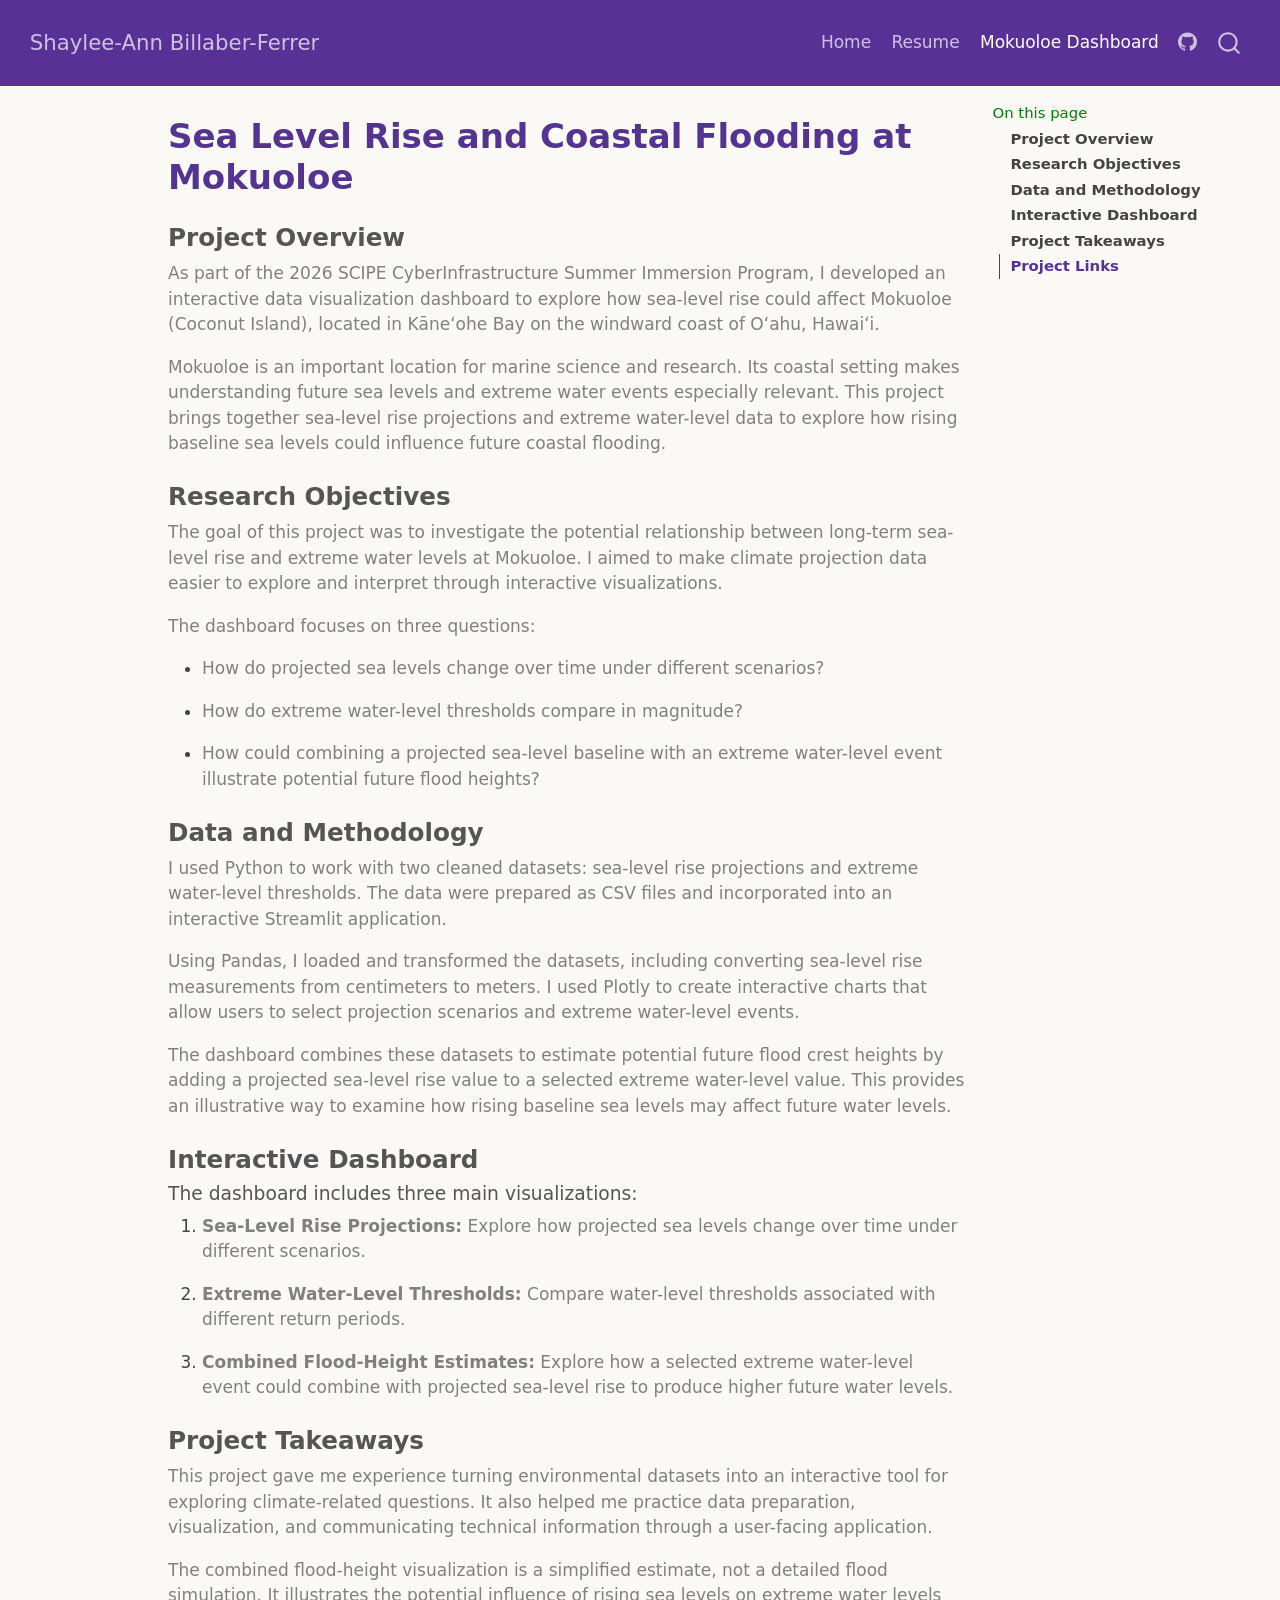
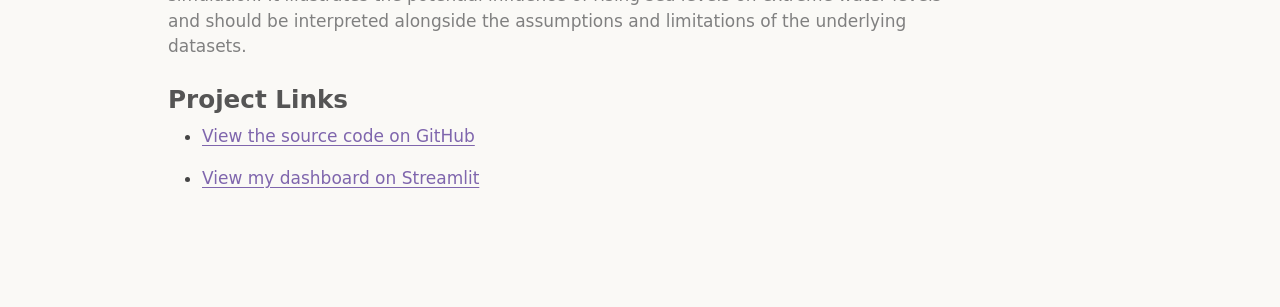
<file: docs/mokuoloe.html>
<!DOCTYPE html>
<html xmlns="http://www.w3.org/1999/xhtml" lang="en" xml:lang="en"><head>

<meta charset="utf-8">
<meta name="generator" content="quarto-1.9.38">

<meta name="viewport" content="width=device-width, initial-scale=1.0, user-scalable=yes">


<title>Sea Level Rise and Coastal Flooding at Mokuoloe – Shaylee-Ann Billaber-Ferrer</title>
<style>
/* Default styles provided by pandoc.
** See https://pandoc.org/MANUAL.html#variables-for-html for config info.
*/
code{white-space: pre-wrap;}
span.smallcaps{font-variant: small-caps;}
div.columns{display: flex; gap: min(4vw, 1.5em);}
div.column{flex: auto; overflow-x: auto;}
div.hanging-indent{margin-left: 1.5em; text-indent: -1.5em;}
ul.task-list{list-style: none;}
ul.task-list li input[type="checkbox"] {
  width: 0.8em;
  margin: 0 0.8em 0.2em -1em; /* quarto-specific, see https://github.com/quarto-dev/quarto-cli/issues/4556 */ 
  vertical-align: middle;
}
</style>


<script src="site_libs/quarto-nav/quarto-nav.js"></script>
<script src="site_libs/quarto-nav/headroom.min.js"></script>
<script src="site_libs/clipboard/clipboard.min.js"></script>
<script src="site_libs/quarto-search/autocomplete.umd.js"></script>
<script src="site_libs/quarto-search/fuse.min.js"></script>
<script src="site_libs/quarto-search/quarto-search.js"></script>
<meta name="quarto:offset" content="./">
<script src="site_libs/quarto-html/quarto.js" type="module"></script>
<script src="site_libs/quarto-html/tabsets/tabsets.js" type="module"></script>
<script src="site_libs/quarto-html/popper.min.js"></script>
<script src="site_libs/quarto-html/tippy.umd.min.js"></script>
<script src="site_libs/quarto-html/anchor.min.js"></script>
<link href="site_libs/quarto-html/tippy.css" rel="stylesheet">
<link href="site_libs/quarto-html/quarto-syntax-highlighting-15634bcf2e68342d4ad2dfa704d543f6.css" rel="stylesheet" class="quarto-color-scheme" id="quarto-text-highlighting-styles">
<link href="site_libs/quarto-html/quarto-syntax-highlighting-dark-0a6b7249c26820e032cb0bd839ff02b1.css" rel="stylesheet" class="quarto-color-scheme quarto-color-alternate" id="quarto-text-highlighting-styles">
<link href="site_libs/quarto-html/quarto-syntax-highlighting-15634bcf2e68342d4ad2dfa704d543f6.css" rel="stylesheet" class="quarto-color-scheme-extra" id="quarto-text-highlighting-styles">
<script src="site_libs/bootstrap/bootstrap.min.js"></script>
<link href="site_libs/bootstrap/bootstrap-icons.css" rel="stylesheet">
<link href="site_libs/bootstrap/bootstrap-daa8fa81d25beabfc7405797cb8d7aea.min.css" rel="stylesheet" append-hash="true" class="quarto-color-scheme" id="quarto-bootstrap" data-mode="light">
<link href="site_libs/bootstrap/bootstrap-dark-9a211c81007f39d74124d38314563109.min.css" rel="stylesheet" append-hash="true" class="quarto-color-scheme quarto-color-alternate" id="quarto-bootstrap" data-mode="dark">
<link href="site_libs/bootstrap/bootstrap-daa8fa81d25beabfc7405797cb8d7aea.min.css" rel="stylesheet" append-hash="true" class="quarto-color-scheme-extra" id="quarto-bootstrap" data-mode="light">
<script id="quarto-search-options" type="application/json">{
  "location": "navbar",
  "copy-button": false,
  "collapse-after": 3,
  "panel-placement": "end",
  "type": "overlay",
  "limit": 50,
  "keyboard-shortcut": [
    "f",
    "/",
    "s"
  ],
  "show-item-context": false,
  "language": {
    "search-no-results-text": "No results",
    "search-matching-documents-text": "matching documents",
    "search-copy-link-title": "Copy link to search",
    "search-hide-matches-text": "Hide additional matches",
    "search-more-match-text": "more match in this document",
    "search-more-matches-text": "more matches in this document",
    "search-clear-button-title": "Clear",
    "search-text-placeholder": "",
    "search-detached-cancel-button-title": "Cancel",
    "search-submit-button-title": "Submit",
    "search-label": "Search"
  }
}</script>


<link rel="stylesheet" href="styles.css">
</head>

<body class="nav-fixed quarto-light"><script id="quarto-html-before-body" type="application/javascript">
    const toggleBodyColorMode = (bsSheetEl) => {
      const mode = bsSheetEl.getAttribute("data-mode");
      const bodyEl = window.document.querySelector("body");
      if (mode === "dark") {
        bodyEl.classList.add("quarto-dark");
        bodyEl.classList.remove("quarto-light");
      } else {
        bodyEl.classList.add("quarto-light");
        bodyEl.classList.remove("quarto-dark");
      }
    }
    const toggleBodyColorPrimary = () => {
      const bsSheetEl = window.document.querySelector("link#quarto-bootstrap:not([rel=disabled-stylesheet])");
      if (bsSheetEl) {
        toggleBodyColorMode(bsSheetEl);
      }
    }
    const setColorSchemeToggle = (alternate) => {
      const toggles = window.document.querySelectorAll('.quarto-color-scheme-toggle');
      for (let i=0; i < toggles.length; i++) {
        const toggle = toggles[i];
        if (toggle) {
          if (alternate) {
            toggle.classList.add("alternate");
          } else {
            toggle.classList.remove("alternate");
          }
        }
      }
    };
    const toggleColorMode = (alternate) => {
      // Switch the stylesheets
      const primaryStylesheets = window.document.querySelectorAll('link.quarto-color-scheme:not(.quarto-color-alternate)');
      const alternateStylesheets = window.document.querySelectorAll('link.quarto-color-scheme.quarto-color-alternate');
      manageTransitions('#quarto-margin-sidebar .nav-link', false);
      if (alternate) {
        // note: dark is layered on light, we don't disable primary!
        enableStylesheet(alternateStylesheets);
        for (const sheetNode of alternateStylesheets) {
          if (sheetNode.id === "quarto-bootstrap") {
            toggleBodyColorMode(sheetNode);
          }
        }
      } else {
        disableStylesheet(alternateStylesheets);
        enableStylesheet(primaryStylesheets)
        toggleBodyColorPrimary();
      }
      manageTransitions('#quarto-margin-sidebar .nav-link', true);
      // Switch the toggles
      setColorSchemeToggle(alternate)
      // Hack to workaround the fact that safari doesn't
      // properly recolor the scrollbar when toggling (#1455)
      if (navigator.userAgent.indexOf('Safari') > 0 && navigator.userAgent.indexOf('Chrome') == -1) {
        manageTransitions("body", false);
        window.scrollTo(0, 1);
        setTimeout(() => {
          window.scrollTo(0, 0);
          manageTransitions("body", true);
        }, 40);
      }
    }
    const disableStylesheet = (stylesheets) => {
      for (let i=0; i < stylesheets.length; i++) {
        const stylesheet = stylesheets[i];
        stylesheet.rel = 'disabled-stylesheet';
      }
    }
    const enableStylesheet = (stylesheets) => {
      for (let i=0; i < stylesheets.length; i++) {
        const stylesheet = stylesheets[i];
        if(stylesheet.rel !== 'stylesheet') { // for Chrome, which will still FOUC without this check
          stylesheet.rel = 'stylesheet';
        }
      }
    }
    const manageTransitions = (selector, allowTransitions) => {
      const els = window.document.querySelectorAll(selector);
      for (let i=0; i < els.length; i++) {
        const el = els[i];
        if (allowTransitions) {
          el.classList.remove('notransition');
        } else {
          el.classList.add('notransition');
        }
      }
    }
    const isFileUrl = () => {
      return window.location.protocol === 'file:';
    }
    const hasAlternateSentinel = () => {
      let styleSentinel = getColorSchemeSentinel();
      if (styleSentinel !== null) {
        return styleSentinel === "alternate";
      } else {
        return false;
      }
    }
    const setStyleSentinel = (alternate) => {
      const value = alternate ? "alternate" : "default";
      if (!isFileUrl()) {
        window.localStorage.setItem("quarto-color-scheme", value);
      } else {
        localAlternateSentinel = value;
      }
    }
    const getColorSchemeSentinel = () => {
      if (!isFileUrl()) {
        const storageValue = window.localStorage.getItem("quarto-color-scheme");
        return storageValue != null ? storageValue : localAlternateSentinel;
      } else {
        return localAlternateSentinel;
      }
    }
    const toggleGiscusIfUsed = (isAlternate, darkModeDefault) => {
      const baseTheme = document.querySelector('#giscus-base-theme')?.value ?? 'light';
      const alternateTheme = document.querySelector('#giscus-alt-theme')?.value ?? 'dark';
      let newTheme = '';
      if(authorPrefersDark) {
        newTheme = isAlternate ? baseTheme : alternateTheme;
      } else {
        newTheme = isAlternate ? alternateTheme : baseTheme;
      }
      const changeGiscusTheme = () => {
        // From: https://github.com/giscus/giscus/issues/336
        const sendMessage = (message) => {
          const iframe = document.querySelector('iframe.giscus-frame');
          if (!iframe) return;
          iframe.contentWindow.postMessage({ giscus: message }, 'https://giscus.app');
        }
        sendMessage({
          setConfig: {
            theme: newTheme
          }
        });
      }
      const isGiscussLoaded = window.document.querySelector('iframe.giscus-frame') !== null;
      if (isGiscussLoaded) {
        changeGiscusTheme();
      }
    };
    const authorPrefersDark = false;
    const darkModeDefault = authorPrefersDark;
      document.querySelector('link#quarto-text-highlighting-styles.quarto-color-scheme-extra').rel = 'disabled-stylesheet';
      document.querySelector('link#quarto-bootstrap.quarto-color-scheme-extra').rel = 'disabled-stylesheet';
    let localAlternateSentinel = darkModeDefault ? 'alternate' : 'default';
    // Dark / light mode switch
    window.quartoToggleColorScheme = () => {
      // Read the current dark / light value
      let toAlternate = !hasAlternateSentinel();
      toggleColorMode(toAlternate);
      setStyleSentinel(toAlternate);
      toggleGiscusIfUsed(toAlternate, darkModeDefault);
      window.dispatchEvent(new Event('resize'));
    };
    // Switch to dark mode if need be
    if (hasAlternateSentinel()) {
      toggleColorMode(true);
    } else {
      toggleColorMode(false);
    }
  </script>

<div id="quarto-search-results"></div>
  <header id="quarto-header" class="headroom fixed-top">
    <nav class="navbar navbar-expand-lg " data-bs-theme="dark">
      <div class="navbar-container container-fluid">
      <div class="navbar-brand-container mx-auto">
    <a class="navbar-brand" href="./index.html">
    <span class="navbar-title">Shaylee-Ann Billaber-Ferrer</span>
    </a>
  </div>
            <div id="quarto-search" class="" title="Search"></div>
          <button class="navbar-toggler" type="button" data-bs-toggle="collapse" data-bs-target="#navbarCollapse" aria-controls="navbarCollapse" role="menu" aria-expanded="false" aria-label="Toggle navigation" onclick="if (window.quartoToggleHeadroom) { window.quartoToggleHeadroom(); }">
  <span class="navbar-toggler-icon"></span>
</button>
          <div class="collapse navbar-collapse" id="navbarCollapse">
            <ul class="navbar-nav navbar-nav-scroll ms-auto">
  <li class="nav-item">
    <a class="nav-link" href="./index.html"> 
<span class="menu-text">Home</span></a>
  </li>  
  <li class="nav-item">
    <a class="nav-link" href="./resume.html"> 
<span class="menu-text">Resume</span></a>
  </li>  
  <li class="nav-item">
    <a class="nav-link active" href="./mokuoloe.html" aria-current="page"> 
<span class="menu-text">Mokuoloe Dashboard</span></a>
  </li>  
  <li class="nav-item compact">
    <a class="nav-link" href="http://github.com/shayleeannf" target="blank"> <i class="bi bi-github" role="img">
</i> 
<span class="menu-text"></span></a>
  </li>  
</ul>
          </div> <!-- /navcollapse -->
            <div class="quarto-navbar-tools">
  <a href="" class="quarto-color-scheme-toggle quarto-navigation-tool  px-1" onclick="window.quartoToggleColorScheme(); return false;" title="Toggle dark mode"><i class="bi"></i></a>
</div>
      </div> <!-- /container-fluid -->
    </nav>
</header>
<!-- content -->
<div id="quarto-content" class="quarto-container page-columns page-rows-contents page-layout-article page-navbar">
<!-- sidebar -->
<!-- margin-sidebar -->
    <div id="quarto-margin-sidebar" class="sidebar margin-sidebar">
        <nav id="TOC" role="doc-toc" class="toc-active">
    <h2 id="toc-title">On this page</h2>
   
  <ul>
  <li><a href="#project-overview" id="toc-project-overview" class="nav-link active" data-scroll-target="#project-overview"><strong>Project Overview</strong></a></li>
  <li><a href="#research-objectives" id="toc-research-objectives" class="nav-link" data-scroll-target="#research-objectives"><strong>Research Objectives</strong></a></li>
  <li><a href="#data-and-methodology" id="toc-data-and-methodology" class="nav-link" data-scroll-target="#data-and-methodology"><strong>Data and Methodology</strong></a></li>
  <li><a href="#interactive-dashboard" id="toc-interactive-dashboard" class="nav-link" data-scroll-target="#interactive-dashboard"><strong>Interactive Dashboard</strong></a></li>
  <li><a href="#project-takeaways" id="toc-project-takeaways" class="nav-link" data-scroll-target="#project-takeaways"><strong>Project Takeaways</strong></a></li>
  <li><a href="#project-links" id="toc-project-links" class="nav-link" data-scroll-target="#project-links"><strong>Project Links</strong></a></li>
  </ul>
</nav>
    </div>
<!-- main -->
<main class="content" id="quarto-document-content">


<header id="title-block-header" class="quarto-title-block default">
<div class="quarto-title">
<h1 class="title">Sea Level Rise and Coastal Flooding at Mokuoloe</h1>
</div>



<div class="quarto-title-meta">

    
  
    
  </div>
  


</header>


<section id="project-overview" class="level3">
<h3 class="anchored" data-anchor-id="project-overview"><strong>Project Overview</strong></h3>
<p>As part of the 2026 SCIPE CyberInfrastructure Summer Immersion Program, I developed an interactive data visualization dashboard to explore how sea-level rise could affect Mokuoloe (Coconut Island), located in Kāneʻohe Bay on the windward coast of Oʻahu, Hawaiʻi.</p>
<p>Mokuoloe is an important location for marine science and research. Its coastal setting makes understanding future sea levels and extreme water events especially relevant. This project brings together sea-level rise projections and extreme water-level data to explore how rising baseline sea levels could influence future coastal flooding.</p>
</section>
<section id="research-objectives" class="level3">
<h3 class="anchored" data-anchor-id="research-objectives"><strong>Research Objectives</strong></h3>
<p>The goal of this project was to investigate the potential relationship between long-term sea-level rise and extreme water levels at Mokuoloe. I aimed to make climate projection data easier to explore and interpret through interactive visualizations.</p>
<p>The dashboard focuses on three questions:</p>
<ul>
<li><p>How do projected sea levels change over time under different scenarios?</p></li>
<li><p>How do extreme water-level thresholds compare in magnitude?</p></li>
<li><p>How could combining a projected sea-level baseline with an extreme water-level event illustrate potential future flood heights?</p></li>
</ul>
</section>
<section id="data-and-methodology" class="level3">
<h3 class="anchored" data-anchor-id="data-and-methodology"><strong>Data and Methodology</strong></h3>
<p>I used Python to work with two cleaned datasets: sea-level rise projections and extreme water-level thresholds. The data were prepared as CSV files and incorporated into an interactive Streamlit application.</p>
<p>Using Pandas, I loaded and transformed the datasets, including converting sea-level rise measurements from centimeters to meters. I used Plotly to create interactive charts that allow users to select projection scenarios and extreme water-level events.</p>
<p>The dashboard combines these datasets to estimate potential future flood crest heights by adding a projected sea-level rise value to a selected extreme water-level value. This provides an illustrative way to examine how rising baseline sea levels may affect future water levels.</p>
</section>
<section id="interactive-dashboard" class="level3">
<h3 class="anchored" data-anchor-id="interactive-dashboard"><strong>Interactive Dashboard</strong></h3>
<section id="the-dashboard-includes-three-main-visualizations" class="level5">
<h5 class="anchored" data-anchor-id="the-dashboard-includes-three-main-visualizations">The dashboard includes three main visualizations:</h5>
<ol type="1">
<li><p><strong>Sea-Level Rise Projections:</strong>&nbsp;Explore how projected sea levels change over time under different scenarios.</p></li>
<li><p><strong>Extreme Water-Level Thresholds:</strong>&nbsp;Compare water-level thresholds associated with different return periods.</p></li>
<li><p><strong>Combined Flood-Height Estimates:</strong>&nbsp;Explore how a selected extreme water-level event could combine with projected sea-level rise to produce higher future water levels.</p></li>
</ol>
</section>
</section>
<section id="project-takeaways" class="level3">
<h3 class="anchored" data-anchor-id="project-takeaways"><strong>Project Takeaways</strong></h3>
<p>This project gave me experience turning environmental datasets into an interactive tool for exploring climate-related questions. It also helped me practice data preparation, visualization, and communicating technical information through a user-facing application.</p>
<p>The combined flood-height visualization is a simplified estimate, not a detailed flood simulation. It illustrates the potential influence of rising sea levels on extreme water levels and should be interpreted alongside the assumptions and limitations of the underlying datasets.</p>
</section>
<section id="project-links" class="level3">
<h3 class="anchored" data-anchor-id="project-links"><strong>Project Links</strong></h3>
<ul>
<li><p><a href="https://github.com/shayleeannf/SCIPE-CI-SIP_Mokuoloe_Dashboard.git" target="_blank" rel="noopener noreferrer">View the source code on GitHub</a></p></li>
<li><p><a href="https://upload-auniczkmz6cduukuzvmf7q.streamlit.app/" target="_blank" rel="noopener noreferrer">View my dashboard on Streamlit</a></p></li>
</ul>
<pre><code></code></pre>


</section>

</main> <!-- /main -->
<script id="quarto-html-after-body" type="application/javascript">
  window.document.addEventListener("DOMContentLoaded", function (event) {
    // Ensure there is a toggle, if there isn't float one in the top right
    if (window.document.querySelector('.quarto-color-scheme-toggle') === null) {
      const a = window.document.createElement('a');
      a.classList.add('top-right');
      a.classList.add('quarto-color-scheme-toggle');
      a.href = "";
      a.onclick = function() { try { window.quartoToggleColorScheme(); } catch {} return false; };
      const i = window.document.createElement("i");
      i.classList.add('bi');
      a.appendChild(i);
      window.document.body.appendChild(a);
    }
    setColorSchemeToggle(hasAlternateSentinel())
    const icon = "";
    const anchorJS = new window.AnchorJS();
    anchorJS.options = {
      placement: 'right',
      icon: icon
    };
    anchorJS.add('.anchored');
    const isCodeAnnotation = (el) => {
      for (const clz of el.classList) {
        if (clz.startsWith('code-annotation-')) {                     
          return true;
        }
      }
      return false;
    }
    const onCopySuccess = function(e) {
      // button target
      const button = e.trigger;
      // don't keep focus
      button.blur();
      // flash "checked"
      button.classList.add('code-copy-button-checked');
      var currentTitle = button.getAttribute("title");
      button.setAttribute("title", "Copied!");
      let tooltip;
      if (window.bootstrap) {
        button.setAttribute("data-bs-toggle", "tooltip");
        button.setAttribute("data-bs-placement", "left");
        button.setAttribute("data-bs-title", "Copied!");
        tooltip = new bootstrap.Tooltip(button, 
          { trigger: "manual", 
            customClass: "code-copy-button-tooltip",
            offset: [0, -8]});
        tooltip.show();    
      }
      setTimeout(function() {
        if (tooltip) {
          tooltip.hide();
          button.removeAttribute("data-bs-title");
          button.removeAttribute("data-bs-toggle");
          button.removeAttribute("data-bs-placement");
        }
        button.setAttribute("title", currentTitle);
        button.classList.remove('code-copy-button-checked');
      }, 1000);
      // clear code selection
      e.clearSelection();
    }
    const getTextToCopy = function(trigger) {
      const outerScaffold = trigger.parentElement.cloneNode(true);
      const codeEl = outerScaffold.querySelector('code');
      for (const childEl of codeEl.children) {
        if (isCodeAnnotation(childEl)) {
          childEl.remove();
        }
      }
      return codeEl.innerText;
    }
    const clipboard = new window.ClipboardJS('.code-copy-button:not([data-in-quarto-modal])', {
      text: getTextToCopy
    });
    clipboard.on('success', onCopySuccess);
    if (window.document.getElementById('quarto-embedded-source-code-modal')) {
      const clipboardModal = new window.ClipboardJS('.code-copy-button[data-in-quarto-modal]', {
        text: getTextToCopy,
        container: window.document.getElementById('quarto-embedded-source-code-modal')
      });
      clipboardModal.on('success', onCopySuccess);
    }
      var localhostRegex = new RegExp(/^(?:http|https):\/\/localhost\:?[0-9]*\//);
      var mailtoRegex = new RegExp(/^mailto:/);
        var filterRegex = new RegExp('/' + window.location.host + '/');
      var isInternal = (href) => {
          return filterRegex.test(href) || localhostRegex.test(href) || mailtoRegex.test(href);
      }
      // Inspect non-navigation links and adorn them if external
     var links = window.document.querySelectorAll('a[href]:not(.nav-link):not(.navbar-brand):not(.toc-action):not(.sidebar-link):not(.sidebar-item-toggle):not(.pagination-link):not(.no-external):not([aria-hidden]):not(.dropdown-item):not(.quarto-navigation-tool):not(.about-link)');
      for (var i=0; i<links.length; i++) {
        const link = links[i];
        if (!isInternal(link.href)) {
          // undo the damage that might have been done by quarto-nav.js in the case of
          // links that we want to consider external
          if (link.dataset.originalHref !== undefined) {
            link.href = link.dataset.originalHref;
          }
        }
      }
    function tippyHover(el, contentFn, onTriggerFn, onUntriggerFn) {
      const config = {
        allowHTML: true,
        maxWidth: 500,
        delay: 100,
        arrow: false,
        appendTo: function(el) {
            return el.parentElement;
        },
        interactive: true,
        interactiveBorder: 10,
        theme: 'quarto',
        placement: 'bottom-start',
      };
      if (contentFn) {
        config.content = contentFn;
      }
      if (onTriggerFn) {
        config.onTrigger = onTriggerFn;
      }
      if (onUntriggerFn) {
        config.onUntrigger = onUntriggerFn;
      }
      window.tippy(el, config); 
    }
    const noterefs = window.document.querySelectorAll('a[role="doc-noteref"]');
    for (var i=0; i<noterefs.length; i++) {
      const ref = noterefs[i];
      tippyHover(ref, function() {
        // use id or data attribute instead here
        let href = ref.getAttribute('data-footnote-href') || ref.getAttribute('href');
        try { href = new URL(href).hash; } catch {}
        const id = href.replace(/^#\/?/, "");
        const note = window.document.getElementById(id);
        if (note) {
          return note.innerHTML;
        } else {
          return "";
        }
      });
    }
    const xrefs = window.document.querySelectorAll('a.quarto-xref');
    const processXRef = (id, note) => {
      // Strip column container classes
      const stripColumnClz = (el) => {
        el.classList.remove("page-full", "page-columns");
        if (el.children) {
          for (const child of el.children) {
            stripColumnClz(child);
          }
        }
      }
      stripColumnClz(note)
      if (id === null || id.startsWith('sec-')) {
        // Special case sections, only their first couple elements
        const container = document.createElement("div");
        if (note.children && note.children.length > 2) {
          container.appendChild(note.children[0].cloneNode(true));
          for (let i = 1; i < note.children.length; i++) {
            const child = note.children[i];
            if (child.tagName === "P" && child.innerText === "") {
              continue;
            } else {
              container.appendChild(child.cloneNode(true));
              break;
            }
          }
          if (window.Quarto?.typesetMath) {
            window.Quarto.typesetMath(container);
          }
          return container.innerHTML
        } else {
          if (window.Quarto?.typesetMath) {
            window.Quarto.typesetMath(note);
          }
          return note.innerHTML;
        }
      } else {
        // Remove any anchor links if they are present
        const anchorLink = note.querySelector('a.anchorjs-link');
        if (anchorLink) {
          anchorLink.remove();
        }
        if (window.Quarto?.typesetMath) {
          window.Quarto.typesetMath(note);
        }
        if (note.classList.contains("callout")) {
          return note.outerHTML;
        } else {
          return note.innerHTML;
        }
      }
    }
    for (var i=0; i<xrefs.length; i++) {
      const xref = xrefs[i];
      tippyHover(xref, undefined, function(instance) {
        instance.disable();
        let url = xref.getAttribute('href');
        let hash = undefined; 
        if (url.startsWith('#')) {
          hash = url;
        } else {
          try { hash = new URL(url).hash; } catch {}
        }
        if (hash) {
          const id = hash.replace(/^#\/?/, "");
          const note = window.document.getElementById(id);
          if (note !== null) {
            try {
              const html = processXRef(id, note.cloneNode(true));
              instance.setContent(html);
            } finally {
              instance.enable();
              instance.show();
            }
          } else {
            // See if we can fetch this
            fetch(url.split('#')[0])
            .then(res => res.text())
            .then(html => {
              const parser = new DOMParser();
              const htmlDoc = parser.parseFromString(html, "text/html");
              const note = htmlDoc.getElementById(id);
              if (note !== null) {
                const html = processXRef(id, note);
                instance.setContent(html);
              } 
            }).finally(() => {
              instance.enable();
              instance.show();
            });
          }
        } else {
          // See if we can fetch a full url (with no hash to target)
          // This is a special case and we should probably do some content thinning / targeting
          fetch(url)
          .then(res => res.text())
          .then(html => {
            const parser = new DOMParser();
            const htmlDoc = parser.parseFromString(html, "text/html");
            const note = htmlDoc.querySelector('main.content');
            if (note !== null) {
              // This should only happen for chapter cross references
              // (since there is no id in the URL)
              // remove the first header
              if (note.children.length > 0 && note.children[0].tagName === "HEADER") {
                note.children[0].remove();
              }
              const html = processXRef(null, note);
              instance.setContent(html);
            } 
          }).finally(() => {
            instance.enable();
            instance.show();
          });
        }
      }, function(instance) {
      });
    }
        let selectedAnnoteEl;
        const selectorForAnnotation = ( cell, annotation) => {
          let cellAttr = 'data-code-cell="' + cell + '"';
          let lineAttr = 'data-code-annotation="' +  annotation + '"';
          const selector = 'span[' + cellAttr + '][' + lineAttr + ']';
          return selector;
        }
        const selectCodeLines = (annoteEl) => {
          const doc = window.document;
          const targetCell = annoteEl.getAttribute("data-target-cell");
          const targetAnnotation = annoteEl.getAttribute("data-target-annotation");
          const annoteSpan = window.document.querySelector(selectorForAnnotation(targetCell, targetAnnotation));
          const lines = annoteSpan.getAttribute("data-code-lines").split(",");
          const lineIds = lines.map((line) => {
            return targetCell + "-" + line;
          })
          let top = null;
          let height = null;
          let parent = null;
          if (lineIds.length > 0) {
              //compute the position of the single el (top and bottom and make a div)
              const el = window.document.getElementById(lineIds[0]);
              top = el.offsetTop;
              height = el.offsetHeight;
              parent = el.parentElement.parentElement;
            if (lineIds.length > 1) {
              const lastEl = window.document.getElementById(lineIds[lineIds.length - 1]);
              const bottom = lastEl.offsetTop + lastEl.offsetHeight;
              height = bottom - top;
            }
            if (top !== null && height !== null && parent !== null) {
              // cook up a div (if necessary) and position it 
              let div = window.document.getElementById("code-annotation-line-highlight");
              if (div === null) {
                div = window.document.createElement("div");
                div.setAttribute("id", "code-annotation-line-highlight");
                div.style.position = 'absolute';
                parent.appendChild(div);
              }
              div.style.top = top - 2 + "px";
              div.style.height = height + 4 + "px";
              div.style.left = 0;
              let gutterDiv = window.document.getElementById("code-annotation-line-highlight-gutter");
              if (gutterDiv === null) {
                gutterDiv = window.document.createElement("div");
                gutterDiv.setAttribute("id", "code-annotation-line-highlight-gutter");
                gutterDiv.style.position = 'absolute';
                const codeCell = window.document.getElementById(targetCell);
                const gutter = codeCell.querySelector('.code-annotation-gutter');
                gutter.appendChild(gutterDiv);
              }
              gutterDiv.style.top = top - 2 + "px";
              gutterDiv.style.height = height + 4 + "px";
            }
            selectedAnnoteEl = annoteEl;
          }
        };
        const unselectCodeLines = () => {
          const elementsIds = ["code-annotation-line-highlight", "code-annotation-line-highlight-gutter"];
          elementsIds.forEach((elId) => {
            const div = window.document.getElementById(elId);
            if (div) {
              div.remove();
            }
          });
          selectedAnnoteEl = undefined;
        };
          // Handle positioning of the toggle
      window.addEventListener(
        "resize",
        throttle(() => {
          elRect = undefined;
          if (selectedAnnoteEl) {
            selectCodeLines(selectedAnnoteEl);
          }
        }, 10)
      );
      function throttle(fn, ms) {
      let throttle = false;
      let timer;
        return (...args) => {
          if(!throttle) { // first call gets through
              fn.apply(this, args);
              throttle = true;
          } else { // all the others get throttled
              if(timer) clearTimeout(timer); // cancel #2
              timer = setTimeout(() => {
                fn.apply(this, args);
                timer = throttle = false;
              }, ms);
          }
        };
      }
        // Attach click handler to the DT
        const annoteDls = window.document.querySelectorAll('dt[data-target-cell]');
        for (const annoteDlNode of annoteDls) {
          annoteDlNode.addEventListener('click', (event) => {
            const clickedEl = event.target;
            if (clickedEl !== selectedAnnoteEl) {
              unselectCodeLines();
              const activeEl = window.document.querySelector('dt[data-target-cell].code-annotation-active');
              if (activeEl) {
                activeEl.classList.remove('code-annotation-active');
              }
              selectCodeLines(clickedEl);
              clickedEl.classList.add('code-annotation-active');
            } else {
              // Unselect the line
              unselectCodeLines();
              clickedEl.classList.remove('code-annotation-active');
            }
          });
        }
    const findCites = (el) => {
      const parentEl = el.parentElement;
      if (parentEl) {
        const cites = parentEl.dataset.cites;
        if (cites) {
          return {
            el,
            cites: cites.split(' ')
          };
        } else {
          return findCites(el.parentElement)
        }
      } else {
        return undefined;
      }
    };
    var bibliorefs = window.document.querySelectorAll('a[role="doc-biblioref"]');
    for (var i=0; i<bibliorefs.length; i++) {
      const ref = bibliorefs[i];
      const citeInfo = findCites(ref);
      if (citeInfo) {
        tippyHover(citeInfo.el, function() {
          var popup = window.document.createElement('div');
          citeInfo.cites.forEach(function(cite) {
            var citeDiv = window.document.createElement('div');
            citeDiv.classList.add('hanging-indent');
            citeDiv.classList.add('csl-entry');
            var biblioDiv = window.document.getElementById('ref-' + cite);
            if (biblioDiv) {
              citeDiv.innerHTML = biblioDiv.innerHTML;
            }
            popup.appendChild(citeDiv);
          });
          return popup.innerHTML;
        });
      }
    }
  });
  </script>
</div> <!-- /content -->




</body></html>
</file>
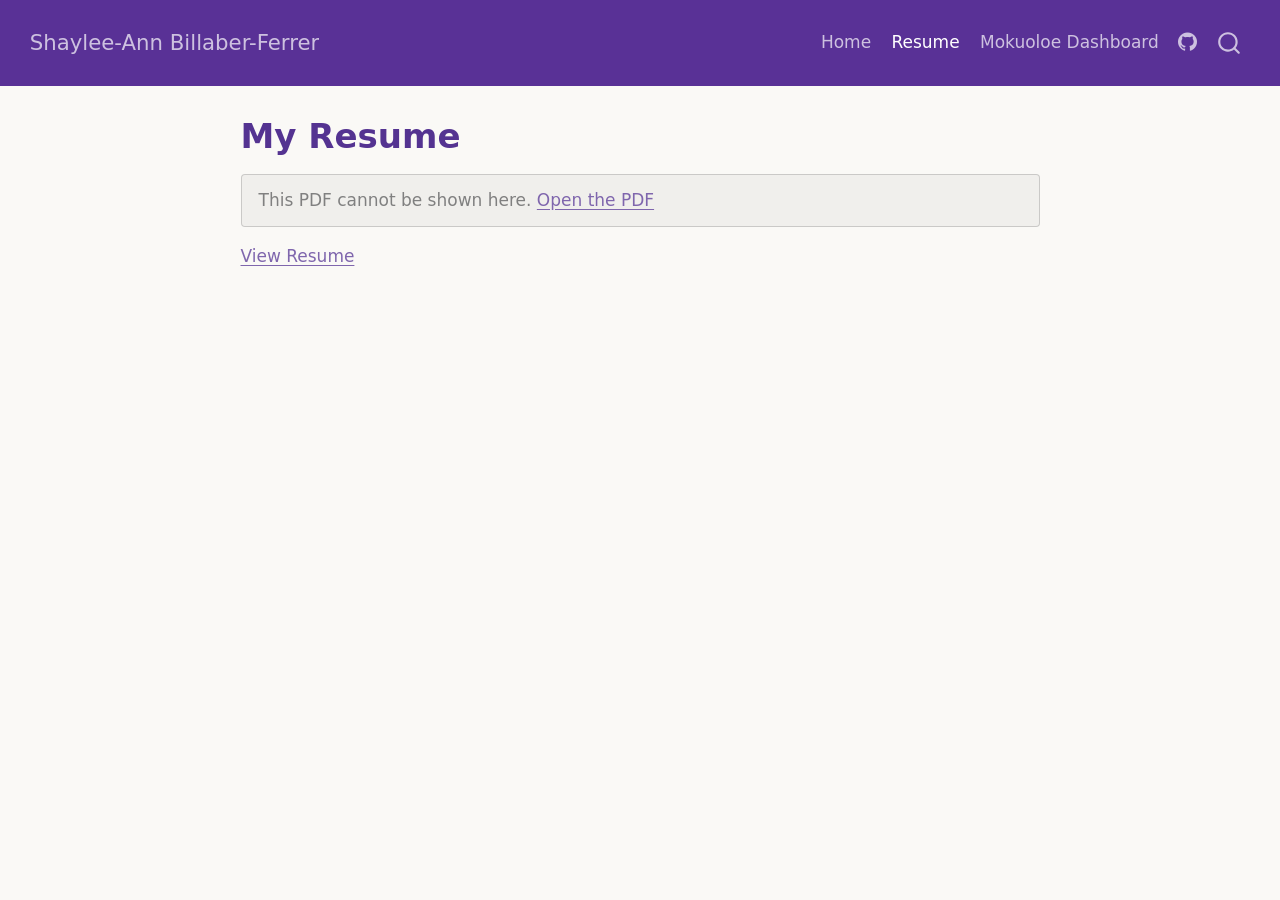
<file: docs/resume.html>
<!DOCTYPE html>
<html xmlns="http://www.w3.org/1999/xhtml" lang="en" xml:lang="en"><head>

<meta charset="utf-8">
<meta name="generator" content="quarto-1.9.38">

<meta name="viewport" content="width=device-width, initial-scale=1.0, user-scalable=yes">


<title>My Resume – Shaylee-Ann Billaber-Ferrer</title>
<style>
/* Default styles provided by pandoc.
** See https://pandoc.org/MANUAL.html#variables-for-html for config info.
*/
code{white-space: pre-wrap;}
span.smallcaps{font-variant: small-caps;}
div.columns{display: flex; gap: min(4vw, 1.5em);}
div.column{flex: auto; overflow-x: auto;}
div.hanging-indent{margin-left: 1.5em; text-indent: -1.5em;}
ul.task-list{list-style: none;}
ul.task-list li input[type="checkbox"] {
  width: 0.8em;
  margin: 0 0.8em 0.2em -1em; /* quarto-specific, see https://github.com/quarto-dev/quarto-cli/issues/4556 */ 
  vertical-align: middle;
}
</style>


<script src="site_libs/quarto-nav/quarto-nav.js"></script>
<script src="site_libs/quarto-nav/headroom.min.js"></script>
<script src="site_libs/clipboard/clipboard.min.js"></script>
<script src="site_libs/quarto-search/autocomplete.umd.js"></script>
<script src="site_libs/quarto-search/fuse.min.js"></script>
<script src="site_libs/quarto-search/quarto-search.js"></script>
<meta name="quarto:offset" content="./">
<script src="site_libs/quarto-html/quarto.js" type="module"></script>
<script src="site_libs/quarto-html/tabsets/tabsets.js" type="module"></script>
<script src="site_libs/quarto-html/popper.min.js"></script>
<script src="site_libs/quarto-html/tippy.umd.min.js"></script>
<script src="site_libs/quarto-html/anchor.min.js"></script>
<link href="site_libs/quarto-html/tippy.css" rel="stylesheet">
<link href="site_libs/quarto-html/quarto-syntax-highlighting-15634bcf2e68342d4ad2dfa704d543f6.css" rel="stylesheet" class="quarto-color-scheme" id="quarto-text-highlighting-styles">
<link href="site_libs/quarto-html/quarto-syntax-highlighting-dark-0a6b7249c26820e032cb0bd839ff02b1.css" rel="stylesheet" class="quarto-color-scheme quarto-color-alternate" id="quarto-text-highlighting-styles">
<link href="site_libs/quarto-html/quarto-syntax-highlighting-15634bcf2e68342d4ad2dfa704d543f6.css" rel="stylesheet" class="quarto-color-scheme-extra" id="quarto-text-highlighting-styles">
<script src="site_libs/bootstrap/bootstrap.min.js"></script>
<link href="site_libs/bootstrap/bootstrap-icons.css" rel="stylesheet">
<link href="site_libs/bootstrap/bootstrap-daa8fa81d25beabfc7405797cb8d7aea.min.css" rel="stylesheet" append-hash="true" class="quarto-color-scheme" id="quarto-bootstrap" data-mode="light">
<link href="site_libs/bootstrap/bootstrap-dark-9a211c81007f39d74124d38314563109.min.css" rel="stylesheet" append-hash="true" class="quarto-color-scheme quarto-color-alternate" id="quarto-bootstrap" data-mode="dark">
<link href="site_libs/bootstrap/bootstrap-daa8fa81d25beabfc7405797cb8d7aea.min.css" rel="stylesheet" append-hash="true" class="quarto-color-scheme-extra" id="quarto-bootstrap" data-mode="light">
<link href="site_libs/quarto-contrib/embedpdf-1.2.9/embedpdf.css" rel="stylesheet">
<script id="quarto-search-options" type="application/json">{
  "location": "navbar",
  "copy-button": false,
  "collapse-after": 3,
  "panel-placement": "end",
  "type": "overlay",
  "limit": 50,
  "keyboard-shortcut": [
    "f",
    "/",
    "s"
  ],
  "show-item-context": false,
  "language": {
    "search-no-results-text": "No results",
    "search-matching-documents-text": "matching documents",
    "search-copy-link-title": "Copy link to search",
    "search-hide-matches-text": "Hide additional matches",
    "search-more-match-text": "more match in this document",
    "search-more-matches-text": "more matches in this document",
    "search-clear-button-title": "Clear",
    "search-text-placeholder": "",
    "search-detached-cancel-button-title": "Cancel",
    "search-submit-button-title": "Submit",
    "search-label": "Search"
  }
}</script>


<link rel="stylesheet" href="styles.css">
</head>

<body class="nav-fixed fullcontent quarto-light"><script id="quarto-html-before-body" type="application/javascript">
    const toggleBodyColorMode = (bsSheetEl) => {
      const mode = bsSheetEl.getAttribute("data-mode");
      const bodyEl = window.document.querySelector("body");
      if (mode === "dark") {
        bodyEl.classList.add("quarto-dark");
        bodyEl.classList.remove("quarto-light");
      } else {
        bodyEl.classList.add("quarto-light");
        bodyEl.classList.remove("quarto-dark");
      }
    }
    const toggleBodyColorPrimary = () => {
      const bsSheetEl = window.document.querySelector("link#quarto-bootstrap:not([rel=disabled-stylesheet])");
      if (bsSheetEl) {
        toggleBodyColorMode(bsSheetEl);
      }
    }
    const setColorSchemeToggle = (alternate) => {
      const toggles = window.document.querySelectorAll('.quarto-color-scheme-toggle');
      for (let i=0; i < toggles.length; i++) {
        const toggle = toggles[i];
        if (toggle) {
          if (alternate) {
            toggle.classList.add("alternate");
          } else {
            toggle.classList.remove("alternate");
          }
        }
      }
    };
    const toggleColorMode = (alternate) => {
      // Switch the stylesheets
      const primaryStylesheets = window.document.querySelectorAll('link.quarto-color-scheme:not(.quarto-color-alternate)');
      const alternateStylesheets = window.document.querySelectorAll('link.quarto-color-scheme.quarto-color-alternate');
      manageTransitions('#quarto-margin-sidebar .nav-link', false);
      if (alternate) {
        // note: dark is layered on light, we don't disable primary!
        enableStylesheet(alternateStylesheets);
        for (const sheetNode of alternateStylesheets) {
          if (sheetNode.id === "quarto-bootstrap") {
            toggleBodyColorMode(sheetNode);
          }
        }
      } else {
        disableStylesheet(alternateStylesheets);
        enableStylesheet(primaryStylesheets)
        toggleBodyColorPrimary();
      }
      manageTransitions('#quarto-margin-sidebar .nav-link', true);
      // Switch the toggles
      setColorSchemeToggle(alternate)
      // Hack to workaround the fact that safari doesn't
      // properly recolor the scrollbar when toggling (#1455)
      if (navigator.userAgent.indexOf('Safari') > 0 && navigator.userAgent.indexOf('Chrome') == -1) {
        manageTransitions("body", false);
        window.scrollTo(0, 1);
        setTimeout(() => {
          window.scrollTo(0, 0);
          manageTransitions("body", true);
        }, 40);
      }
    }
    const disableStylesheet = (stylesheets) => {
      for (let i=0; i < stylesheets.length; i++) {
        const stylesheet = stylesheets[i];
        stylesheet.rel = 'disabled-stylesheet';
      }
    }
    const enableStylesheet = (stylesheets) => {
      for (let i=0; i < stylesheets.length; i++) {
        const stylesheet = stylesheets[i];
        if(stylesheet.rel !== 'stylesheet') { // for Chrome, which will still FOUC without this check
          stylesheet.rel = 'stylesheet';
        }
      }
    }
    const manageTransitions = (selector, allowTransitions) => {
      const els = window.document.querySelectorAll(selector);
      for (let i=0; i < els.length; i++) {
        const el = els[i];
        if (allowTransitions) {
          el.classList.remove('notransition');
        } else {
          el.classList.add('notransition');
        }
      }
    }
    const isFileUrl = () => {
      return window.location.protocol === 'file:';
    }
    const hasAlternateSentinel = () => {
      let styleSentinel = getColorSchemeSentinel();
      if (styleSentinel !== null) {
        return styleSentinel === "alternate";
      } else {
        return false;
      }
    }
    const setStyleSentinel = (alternate) => {
      const value = alternate ? "alternate" : "default";
      if (!isFileUrl()) {
        window.localStorage.setItem("quarto-color-scheme", value);
      } else {
        localAlternateSentinel = value;
      }
    }
    const getColorSchemeSentinel = () => {
      if (!isFileUrl()) {
        const storageValue = window.localStorage.getItem("quarto-color-scheme");
        return storageValue != null ? storageValue : localAlternateSentinel;
      } else {
        return localAlternateSentinel;
      }
    }
    const toggleGiscusIfUsed = (isAlternate, darkModeDefault) => {
      const baseTheme = document.querySelector('#giscus-base-theme')?.value ?? 'light';
      const alternateTheme = document.querySelector('#giscus-alt-theme')?.value ?? 'dark';
      let newTheme = '';
      if(authorPrefersDark) {
        newTheme = isAlternate ? baseTheme : alternateTheme;
      } else {
        newTheme = isAlternate ? alternateTheme : baseTheme;
      }
      const changeGiscusTheme = () => {
        // From: https://github.com/giscus/giscus/issues/336
        const sendMessage = (message) => {
          const iframe = document.querySelector('iframe.giscus-frame');
          if (!iframe) return;
          iframe.contentWindow.postMessage({ giscus: message }, 'https://giscus.app');
        }
        sendMessage({
          setConfig: {
            theme: newTheme
          }
        });
      }
      const isGiscussLoaded = window.document.querySelector('iframe.giscus-frame') !== null;
      if (isGiscussLoaded) {
        changeGiscusTheme();
      }
    };
    const authorPrefersDark = false;
    const darkModeDefault = authorPrefersDark;
      document.querySelector('link#quarto-text-highlighting-styles.quarto-color-scheme-extra').rel = 'disabled-stylesheet';
      document.querySelector('link#quarto-bootstrap.quarto-color-scheme-extra').rel = 'disabled-stylesheet';
    let localAlternateSentinel = darkModeDefault ? 'alternate' : 'default';
    // Dark / light mode switch
    window.quartoToggleColorScheme = () => {
      // Read the current dark / light value
      let toAlternate = !hasAlternateSentinel();
      toggleColorMode(toAlternate);
      setStyleSentinel(toAlternate);
      toggleGiscusIfUsed(toAlternate, darkModeDefault);
      window.dispatchEvent(new Event('resize'));
    };
    // Switch to dark mode if need be
    if (hasAlternateSentinel()) {
      toggleColorMode(true);
    } else {
      toggleColorMode(false);
    }
  </script>

<div id="quarto-search-results"></div>
  <header id="quarto-header" class="headroom fixed-top">
    <nav class="navbar navbar-expand-lg " data-bs-theme="dark">
      <div class="navbar-container container-fluid">
      <div class="navbar-brand-container mx-auto">
    <a class="navbar-brand" href="./index.html">
    <span class="navbar-title">Shaylee-Ann Billaber-Ferrer</span>
    </a>
  </div>
            <div id="quarto-search" class="" title="Search"></div>
          <button class="navbar-toggler" type="button" data-bs-toggle="collapse" data-bs-target="#navbarCollapse" aria-controls="navbarCollapse" role="menu" aria-expanded="false" aria-label="Toggle navigation" onclick="if (window.quartoToggleHeadroom) { window.quartoToggleHeadroom(); }">
  <span class="navbar-toggler-icon"></span>
</button>
          <div class="collapse navbar-collapse" id="navbarCollapse">
            <ul class="navbar-nav navbar-nav-scroll ms-auto">
  <li class="nav-item">
    <a class="nav-link" href="./index.html"> 
<span class="menu-text">Home</span></a>
  </li>  
  <li class="nav-item">
    <a class="nav-link active" href="./resume.html" aria-current="page"> 
<span class="menu-text">Resume</span></a>
  </li>  
  <li class="nav-item">
    <a class="nav-link" href="./mokuoloe.html"> 
<span class="menu-text">Mokuoloe Dashboard</span></a>
  </li>  
  <li class="nav-item compact">
    <a class="nav-link" href="http://github.com/shayleeannf" target="blank"> <i class="bi bi-github" role="img">
</i> 
<span class="menu-text"></span></a>
  </li>  
</ul>
          </div> <!-- /navcollapse -->
            <div class="quarto-navbar-tools">
  <a href="" class="quarto-color-scheme-toggle quarto-navigation-tool  px-1" onclick="window.quartoToggleColorScheme(); return false;" title="Toggle dark mode"><i class="bi"></i></a>
</div>
      </div> <!-- /container-fluid -->
    </nav>
</header>
<!-- content -->
<div id="quarto-content" class="quarto-container page-columns page-rows-contents page-layout-article page-navbar">
<!-- sidebar -->
<!-- margin-sidebar -->
    
<!-- main -->
<main class="content" id="quarto-document-content">


<header id="title-block-header" class="quarto-title-block default">
<div class="quarto-title">
<h1 class="title">My Resume</h1>
</div>



<div class="quarto-title-meta">

    
  
    
  </div>
  


</header>


<div class="embedpdf" data-src="media/public_info.pdf" data-renderer="auto" data-width="100%" data-height="800"><a href="media/public_info.pdf" download="">Download PDF file.</a></div>
<p><a href="media/public_info.pdf">View Resume</a></p>
<pre><code></code></pre>



</main> <!-- /main -->
<script id="quarto-html-after-body" type="application/javascript">
  window.document.addEventListener("DOMContentLoaded", function (event) {
    // Ensure there is a toggle, if there isn't float one in the top right
    if (window.document.querySelector('.quarto-color-scheme-toggle') === null) {
      const a = window.document.createElement('a');
      a.classList.add('top-right');
      a.classList.add('quarto-color-scheme-toggle');
      a.href = "";
      a.onclick = function() { try { window.quartoToggleColorScheme(); } catch {} return false; };
      const i = window.document.createElement("i");
      i.classList.add('bi');
      a.appendChild(i);
      window.document.body.appendChild(a);
    }
    setColorSchemeToggle(hasAlternateSentinel())
    const icon = "";
    const anchorJS = new window.AnchorJS();
    anchorJS.options = {
      placement: 'right',
      icon: icon
    };
    anchorJS.add('.anchored');
    const isCodeAnnotation = (el) => {
      for (const clz of el.classList) {
        if (clz.startsWith('code-annotation-')) {                     
          return true;
        }
      }
      return false;
    }
    const onCopySuccess = function(e) {
      // button target
      const button = e.trigger;
      // don't keep focus
      button.blur();
      // flash "checked"
      button.classList.add('code-copy-button-checked');
      var currentTitle = button.getAttribute("title");
      button.setAttribute("title", "Copied!");
      let tooltip;
      if (window.bootstrap) {
        button.setAttribute("data-bs-toggle", "tooltip");
        button.setAttribute("data-bs-placement", "left");
        button.setAttribute("data-bs-title", "Copied!");
        tooltip = new bootstrap.Tooltip(button, 
          { trigger: "manual", 
            customClass: "code-copy-button-tooltip",
            offset: [0, -8]});
        tooltip.show();    
      }
      setTimeout(function() {
        if (tooltip) {
          tooltip.hide();
          button.removeAttribute("data-bs-title");
          button.removeAttribute("data-bs-toggle");
          button.removeAttribute("data-bs-placement");
        }
        button.setAttribute("title", currentTitle);
        button.classList.remove('code-copy-button-checked');
      }, 1000);
      // clear code selection
      e.clearSelection();
    }
    const getTextToCopy = function(trigger) {
      const outerScaffold = trigger.parentElement.cloneNode(true);
      const codeEl = outerScaffold.querySelector('code');
      for (const childEl of codeEl.children) {
        if (isCodeAnnotation(childEl)) {
          childEl.remove();
        }
      }
      return codeEl.innerText;
    }
    const clipboard = new window.ClipboardJS('.code-copy-button:not([data-in-quarto-modal])', {
      text: getTextToCopy
    });
    clipboard.on('success', onCopySuccess);
    if (window.document.getElementById('quarto-embedded-source-code-modal')) {
      const clipboardModal = new window.ClipboardJS('.code-copy-button[data-in-quarto-modal]', {
        text: getTextToCopy,
        container: window.document.getElementById('quarto-embedded-source-code-modal')
      });
      clipboardModal.on('success', onCopySuccess);
    }
      var localhostRegex = new RegExp(/^(?:http|https):\/\/localhost\:?[0-9]*\//);
      var mailtoRegex = new RegExp(/^mailto:/);
        var filterRegex = new RegExp('/' + window.location.host + '/');
      var isInternal = (href) => {
          return filterRegex.test(href) || localhostRegex.test(href) || mailtoRegex.test(href);
      }
      // Inspect non-navigation links and adorn them if external
     var links = window.document.querySelectorAll('a[href]:not(.nav-link):not(.navbar-brand):not(.toc-action):not(.sidebar-link):not(.sidebar-item-toggle):not(.pagination-link):not(.no-external):not([aria-hidden]):not(.dropdown-item):not(.quarto-navigation-tool):not(.about-link)');
      for (var i=0; i<links.length; i++) {
        const link = links[i];
        if (!isInternal(link.href)) {
          // undo the damage that might have been done by quarto-nav.js in the case of
          // links that we want to consider external
          if (link.dataset.originalHref !== undefined) {
            link.href = link.dataset.originalHref;
          }
        }
      }
    function tippyHover(el, contentFn, onTriggerFn, onUntriggerFn) {
      const config = {
        allowHTML: true,
        maxWidth: 500,
        delay: 100,
        arrow: false,
        appendTo: function(el) {
            return el.parentElement;
        },
        interactive: true,
        interactiveBorder: 10,
        theme: 'quarto',
        placement: 'bottom-start',
      };
      if (contentFn) {
        config.content = contentFn;
      }
      if (onTriggerFn) {
        config.onTrigger = onTriggerFn;
      }
      if (onUntriggerFn) {
        config.onUntrigger = onUntriggerFn;
      }
      window.tippy(el, config); 
    }
    const noterefs = window.document.querySelectorAll('a[role="doc-noteref"]');
    for (var i=0; i<noterefs.length; i++) {
      const ref = noterefs[i];
      tippyHover(ref, function() {
        // use id or data attribute instead here
        let href = ref.getAttribute('data-footnote-href') || ref.getAttribute('href');
        try { href = new URL(href).hash; } catch {}
        const id = href.replace(/^#\/?/, "");
        const note = window.document.getElementById(id);
        if (note) {
          return note.innerHTML;
        } else {
          return "";
        }
      });
    }
    const xrefs = window.document.querySelectorAll('a.quarto-xref');
    const processXRef = (id, note) => {
      // Strip column container classes
      const stripColumnClz = (el) => {
        el.classList.remove("page-full", "page-columns");
        if (el.children) {
          for (const child of el.children) {
            stripColumnClz(child);
          }
        }
      }
      stripColumnClz(note)
      if (id === null || id.startsWith('sec-')) {
        // Special case sections, only their first couple elements
        const container = document.createElement("div");
        if (note.children && note.children.length > 2) {
          container.appendChild(note.children[0].cloneNode(true));
          for (let i = 1; i < note.children.length; i++) {
            const child = note.children[i];
            if (child.tagName === "P" && child.innerText === "") {
              continue;
            } else {
              container.appendChild(child.cloneNode(true));
              break;
            }
          }
          if (window.Quarto?.typesetMath) {
            window.Quarto.typesetMath(container);
          }
          return container.innerHTML
        } else {
          if (window.Quarto?.typesetMath) {
            window.Quarto.typesetMath(note);
          }
          return note.innerHTML;
        }
      } else {
        // Remove any anchor links if they are present
        const anchorLink = note.querySelector('a.anchorjs-link');
        if (anchorLink) {
          anchorLink.remove();
        }
        if (window.Quarto?.typesetMath) {
          window.Quarto.typesetMath(note);
        }
        if (note.classList.contains("callout")) {
          return note.outerHTML;
        } else {
          return note.innerHTML;
        }
      }
    }
    for (var i=0; i<xrefs.length; i++) {
      const xref = xrefs[i];
      tippyHover(xref, undefined, function(instance) {
        instance.disable();
        let url = xref.getAttribute('href');
        let hash = undefined; 
        if (url.startsWith('#')) {
          hash = url;
        } else {
          try { hash = new URL(url).hash; } catch {}
        }
        if (hash) {
          const id = hash.replace(/^#\/?/, "");
          const note = window.document.getElementById(id);
          if (note !== null) {
            try {
              const html = processXRef(id, note.cloneNode(true));
              instance.setContent(html);
            } finally {
              instance.enable();
              instance.show();
            }
          } else {
            // See if we can fetch this
            fetch(url.split('#')[0])
            .then(res => res.text())
            .then(html => {
              const parser = new DOMParser();
              const htmlDoc = parser.parseFromString(html, "text/html");
              const note = htmlDoc.getElementById(id);
              if (note !== null) {
                const html = processXRef(id, note);
                instance.setContent(html);
              } 
            }).finally(() => {
              instance.enable();
              instance.show();
            });
          }
        } else {
          // See if we can fetch a full url (with no hash to target)
          // This is a special case and we should probably do some content thinning / targeting
          fetch(url)
          .then(res => res.text())
          .then(html => {
            const parser = new DOMParser();
            const htmlDoc = parser.parseFromString(html, "text/html");
            const note = htmlDoc.querySelector('main.content');
            if (note !== null) {
              // This should only happen for chapter cross references
              // (since there is no id in the URL)
              // remove the first header
              if (note.children.length > 0 && note.children[0].tagName === "HEADER") {
                note.children[0].remove();
              }
              const html = processXRef(null, note);
              instance.setContent(html);
            } 
          }).finally(() => {
            instance.enable();
            instance.show();
          });
        }
      }, function(instance) {
      });
    }
        let selectedAnnoteEl;
        const selectorForAnnotation = ( cell, annotation) => {
          let cellAttr = 'data-code-cell="' + cell + '"';
          let lineAttr = 'data-code-annotation="' +  annotation + '"';
          const selector = 'span[' + cellAttr + '][' + lineAttr + ']';
          return selector;
        }
        const selectCodeLines = (annoteEl) => {
          const doc = window.document;
          const targetCell = annoteEl.getAttribute("data-target-cell");
          const targetAnnotation = annoteEl.getAttribute("data-target-annotation");
          const annoteSpan = window.document.querySelector(selectorForAnnotation(targetCell, targetAnnotation));
          const lines = annoteSpan.getAttribute("data-code-lines").split(",");
          const lineIds = lines.map((line) => {
            return targetCell + "-" + line;
          })
          let top = null;
          let height = null;
          let parent = null;
          if (lineIds.length > 0) {
              //compute the position of the single el (top and bottom and make a div)
              const el = window.document.getElementById(lineIds[0]);
              top = el.offsetTop;
              height = el.offsetHeight;
              parent = el.parentElement.parentElement;
            if (lineIds.length > 1) {
              const lastEl = window.document.getElementById(lineIds[lineIds.length - 1]);
              const bottom = lastEl.offsetTop + lastEl.offsetHeight;
              height = bottom - top;
            }
            if (top !== null && height !== null && parent !== null) {
              // cook up a div (if necessary) and position it 
              let div = window.document.getElementById("code-annotation-line-highlight");
              if (div === null) {
                div = window.document.createElement("div");
                div.setAttribute("id", "code-annotation-line-highlight");
                div.style.position = 'absolute';
                parent.appendChild(div);
              }
              div.style.top = top - 2 + "px";
              div.style.height = height + 4 + "px";
              div.style.left = 0;
              let gutterDiv = window.document.getElementById("code-annotation-line-highlight-gutter");
              if (gutterDiv === null) {
                gutterDiv = window.document.createElement("div");
                gutterDiv.setAttribute("id", "code-annotation-line-highlight-gutter");
                gutterDiv.style.position = 'absolute';
                const codeCell = window.document.getElementById(targetCell);
                const gutter = codeCell.querySelector('.code-annotation-gutter');
                gutter.appendChild(gutterDiv);
              }
              gutterDiv.style.top = top - 2 + "px";
              gutterDiv.style.height = height + 4 + "px";
            }
            selectedAnnoteEl = annoteEl;
          }
        };
        const unselectCodeLines = () => {
          const elementsIds = ["code-annotation-line-highlight", "code-annotation-line-highlight-gutter"];
          elementsIds.forEach((elId) => {
            const div = window.document.getElementById(elId);
            if (div) {
              div.remove();
            }
          });
          selectedAnnoteEl = undefined;
        };
          // Handle positioning of the toggle
      window.addEventListener(
        "resize",
        throttle(() => {
          elRect = undefined;
          if (selectedAnnoteEl) {
            selectCodeLines(selectedAnnoteEl);
          }
        }, 10)
      );
      function throttle(fn, ms) {
      let throttle = false;
      let timer;
        return (...args) => {
          if(!throttle) { // first call gets through
              fn.apply(this, args);
              throttle = true;
          } else { // all the others get throttled
              if(timer) clearTimeout(timer); // cancel #2
              timer = setTimeout(() => {
                fn.apply(this, args);
                timer = throttle = false;
              }, ms);
          }
        };
      }
        // Attach click handler to the DT
        const annoteDls = window.document.querySelectorAll('dt[data-target-cell]');
        for (const annoteDlNode of annoteDls) {
          annoteDlNode.addEventListener('click', (event) => {
            const clickedEl = event.target;
            if (clickedEl !== selectedAnnoteEl) {
              unselectCodeLines();
              const activeEl = window.document.querySelector('dt[data-target-cell].code-annotation-active');
              if (activeEl) {
                activeEl.classList.remove('code-annotation-active');
              }
              selectCodeLines(clickedEl);
              clickedEl.classList.add('code-annotation-active');
            } else {
              // Unselect the line
              unselectCodeLines();
              clickedEl.classList.remove('code-annotation-active');
            }
          });
        }
    const findCites = (el) => {
      const parentEl = el.parentElement;
      if (parentEl) {
        const cites = parentEl.dataset.cites;
        if (cites) {
          return {
            el,
            cites: cites.split(' ')
          };
        } else {
          return findCites(el.parentElement)
        }
      } else {
        return undefined;
      }
    };
    var bibliorefs = window.document.querySelectorAll('a[role="doc-biblioref"]');
    for (var i=0; i<bibliorefs.length; i++) {
      const ref = bibliorefs[i];
      const citeInfo = findCites(ref);
      if (citeInfo) {
        tippyHover(citeInfo.el, function() {
          var popup = window.document.createElement('div');
          citeInfo.cites.forEach(function(cite) {
            var citeDiv = window.document.createElement('div');
            citeDiv.classList.add('hanging-indent');
            citeDiv.classList.add('csl-entry');
            var biblioDiv = window.document.getElementById('ref-' + cite);
            if (biblioDiv) {
              citeDiv.innerHTML = biblioDiv.innerHTML;
            }
            popup.appendChild(citeDiv);
          });
          return popup.innerHTML;
        });
      }
    }
  });
  </script>
</div> <!-- /content -->




<script src="site_libs/quarto-contrib/embedpdf-1.2.9/embedpdf-viewer.js" type="module"></script>
<script src="site_libs/quarto-contrib/embedpdf-pdfjs-1.2.9/pdf.min.mjs" type="text/x-embedpdf-pdfjs"></script>
<script src="site_libs/quarto-contrib/embedpdf-pdfjs-1.2.9/pdf.worker.min.mjs" type="text/x-embedpdf-worker"></script>
</body></html>
</file>
<file: docs/site_libs/quarto-html/tippy.css>
.tippy-box[data-animation=fade][data-state=hidden]{opacity:0}[data-tippy-root]{max-width:calc(100vw - 10px)}.tippy-box{position:relative;background-color:#333;color:#fff;border-radius:4px;font-size:14px;line-height:1.4;white-space:normal;outline:0;transition-property:transform,visibility,opacity}.tippy-box[data-placement^=top]>.tippy-arrow{bottom:0}.tippy-box[data-placement^=top]>.tippy-arrow:before{bottom:-7px;left:0;border-width:8px 8px 0;border-top-color:initial;transform-origin:center top}.tippy-box[data-placement^=bottom]>.tippy-arrow{top:0}.tippy-box[data-placement^=bottom]>.tippy-arrow:before{top:-7px;left:0;border-width:0 8px 8px;border-bottom-color:initial;transform-origin:center bottom}.tippy-box[data-placement^=left]>.tippy-arrow{right:0}.tippy-box[data-placement^=left]>.tippy-arrow:before{border-width:8px 0 8px 8px;border-left-color:initial;right:-7px;transform-origin:center left}.tippy-box[data-placement^=right]>.tippy-arrow{left:0}.tippy-box[data-placement^=right]>.tippy-arrow:before{left:-7px;border-width:8px 8px 8px 0;border-right-color:initial;transform-origin:center right}.tippy-box[data-inertia][data-state=visible]{transition-timing-function:cubic-bezier(.54,1.5,.38,1.11)}.tippy-arrow{width:16px;height:16px;color:#333}.tippy-arrow:before{content:"";position:absolute;border-color:transparent;border-style:solid}.tippy-content{position:relative;padding:5px 9px;z-index:1}
</file>
<file: docs/site_libs/quarto-html/quarto-syntax-highlighting-15634bcf2e68342d4ad2dfa704d543f6.css>
/* quarto syntax highlight colors */
:root {
  --quarto-hl-ot-color: #003B4F;
  --quarto-hl-at-color: #657422;
  --quarto-hl-ss-color: #20794D;
  --quarto-hl-an-color: #5E5E5E;
  --quarto-hl-fu-color: #4758AB;
  --quarto-hl-st-color: #20794D;
  --quarto-hl-cf-color: #003B4F;
  --quarto-hl-op-color: #5E5E5E;
  --quarto-hl-er-color: #AD0000;
  --quarto-hl-bn-color: #AD0000;
  --quarto-hl-al-color: #AD0000;
  --quarto-hl-va-color: #111111;
  --quarto-hl-bu-color: inherit;
  --quarto-hl-ex-color: inherit;
  --quarto-hl-pp-color: #AD0000;
  --quarto-hl-in-color: #5E5E5E;
  --quarto-hl-vs-color: #20794D;
  --quarto-hl-wa-color: #5E5E5E;
  --quarto-hl-do-color: #5E5E5E;
  --quarto-hl-im-color: #00769E;
  --quarto-hl-ch-color: #20794D;
  --quarto-hl-dt-color: #AD0000;
  --quarto-hl-fl-color: #AD0000;
  --quarto-hl-co-color: #5E5E5E;
  --quarto-hl-cv-color: #5E5E5E;
  --quarto-hl-cn-color: #8f5902;
  --quarto-hl-sc-color: #5E5E5E;
  --quarto-hl-dv-color: #AD0000;
  --quarto-hl-kw-color: #003B4F;
}

/* other quarto variables */
:root {
  --quarto-font-monospace: SFMono-Regular, Menlo, Monaco, Consolas, "Liberation Mono", "Courier New", monospace;
}

/* syntax highlight based on Pandoc's rules */
pre > code.sourceCode > span {
  color: #003B4F;
}

code.sourceCode > span {
  color: #003B4F;
}

div.sourceCode,
div.sourceCode pre.sourceCode {
  color: #003B4F;
}

/* Normal */
code span {
  color: #003B4F;
}

/* Alert */
code span.al {
  color: #AD0000;
  font-style: inherit;
}

/* Annotation */
code span.an {
  color: #5E5E5E;
  font-style: inherit;
}

/* Attribute */
code span.at {
  color: #657422;
  font-style: inherit;
}

/* BaseN */
code span.bn {
  color: #AD0000;
  font-style: inherit;
}

/* BuiltIn */
code span.bu {
  font-style: inherit;
}

/* ControlFlow */
code span.cf {
  color: #003B4F;
  font-weight: bold;
  font-style: inherit;
}

/* Char */
code span.ch {
  color: #20794D;
  font-style: inherit;
}

/* Constant */
code span.cn {
  color: #8f5902;
  font-style: inherit;
}

/* Comment */
code span.co {
  color: #5E5E5E;
  font-style: inherit;
}

/* CommentVar */
code span.cv {
  color: #5E5E5E;
  font-style: italic;
}

/* Documentation */
code span.do {
  color: #5E5E5E;
  font-style: italic;
}

/* DataType */
code span.dt {
  color: #AD0000;
  font-style: inherit;
}

/* DecVal */
code span.dv {
  color: #AD0000;
  font-style: inherit;
}

/* Error */
code span.er {
  color: #AD0000;
  font-style: inherit;
}

/* Extension */
code span.ex {
  font-style: inherit;
}

/* Float */
code span.fl {
  color: #AD0000;
  font-style: inherit;
}

/* Function */
code span.fu {
  color: #4758AB;
  font-style: inherit;
}

/* Import */
code span.im {
  color: #00769E;
  font-style: inherit;
}

/* Information */
code span.in {
  color: #5E5E5E;
  font-style: inherit;
}

/* Keyword */
code span.kw {
  color: #003B4F;
  font-weight: bold;
  font-style: inherit;
}

/* Operator */
code span.op {
  color: #5E5E5E;
  font-style: inherit;
}

/* Other */
code span.ot {
  color: #003B4F;
  font-style: inherit;
}

/* Preprocessor */
code span.pp {
  color: #AD0000;
  font-style: inherit;
}

/* SpecialChar */
code span.sc {
  color: #5E5E5E;
  font-style: inherit;
}

/* SpecialString */
code span.ss {
  color: #20794D;
  font-style: inherit;
}

/* String */
code span.st {
  color: #20794D;
  font-style: inherit;
}

/* Variable */
code span.va {
  color: #111111;
  font-style: inherit;
}

/* VerbatimString */
code span.vs {
  color: #20794D;
  font-style: inherit;
}

/* Warning */
code span.wa {
  color: #5E5E5E;
  font-style: italic;
}

.prevent-inlining {
  content: "</";
}

/*# sourceMappingURL=f23921c56f73e400b49028c9186a1aa0.css.map */
</file>
<file: docs/site_libs/quarto-html/quarto-syntax-highlighting-dark-0a6b7249c26820e032cb0bd839ff02b1.css>
/* quarto syntax highlight colors */
:root {
  --quarto-hl-al-color: #f07178;
  --quarto-hl-an-color: #d4d0ab;
  --quarto-hl-at-color: #00e0e0;
  --quarto-hl-bn-color: #d4d0ab;
  --quarto-hl-bu-color: #abe338;
  --quarto-hl-ch-color: #abe338;
  --quarto-hl-co-color: #f8f8f2;
  --quarto-hl-cv-color: #ffd700;
  --quarto-hl-cn-color: #ffd700;
  --quarto-hl-cf-color: #ffa07a;
  --quarto-hl-dt-color: #ffa07a;
  --quarto-hl-dv-color: #d4d0ab;
  --quarto-hl-do-color: #f8f8f2;
  --quarto-hl-er-color: #f07178;
  --quarto-hl-ex-color: #00e0e0;
  --quarto-hl-fl-color: #d4d0ab;
  --quarto-hl-fu-color: #ffa07a;
  --quarto-hl-im-color: #abe338;
  --quarto-hl-in-color: #d4d0ab;
  --quarto-hl-kw-color: #ffa07a;
  --quarto-hl-op-color: #ffa07a;
  --quarto-hl-ot-color: #00e0e0;
  --quarto-hl-pp-color: #dcc6e0;
  --quarto-hl-re-color: #00e0e0;
  --quarto-hl-sc-color: #abe338;
  --quarto-hl-ss-color: #abe338;
  --quarto-hl-st-color: #abe338;
  --quarto-hl-va-color: #00e0e0;
  --quarto-hl-vs-color: #abe338;
  --quarto-hl-wa-color: #dcc6e0;
}

/* other quarto variables */
:root {
  --quarto-font-monospace: SFMono-Regular, Menlo, Monaco, Consolas, "Liberation Mono", "Courier New", monospace;
}

/* syntax highlight based on Pandoc's rules */
pre > code.sourceCode > span {
  color: #f8f8f2;
}

code.sourceCode > span {
  color: #f8f8f2;
}

div.sourceCode,
div.sourceCode pre.sourceCode {
  color: #f8f8f2;
}

/* Normal */
code span {
  color: #f8f8f2;
}

/* Alert */
code span.al {
  color: #f07178;
}

/* Annotation */
code span.an {
  color: #d4d0ab;
}

/* Attribute */
code span.at {
  color: #00e0e0;
}

/* BaseN */
code span.bn {
  color: #d4d0ab;
}

/* BuiltIn */
code span.bu {
  color: #abe338;
}

/* ControlFlow */
code span.cf {
  font-weight: bold;
  color: #ffa07a;
}

/* Char */
code span.ch {
  color: #abe338;
}

/* Constant */
code span.cn {
  color: #ffd700;
}

/* Comment */
code span.co {
  font-style: italic;
  color: #f8f8f2;
}

/* CommentVar */
code span.cv {
  color: #ffd700;
}

/* Documentation */
code span.do {
  color: #f8f8f2;
}

/* DataType */
code span.dt {
  color: #ffa07a;
}

/* DecVal */
code span.dv {
  color: #d4d0ab;
}

/* Error */
code span.er {
  color: #f07178;
  text-decoration: underline;
}

/* Extension */
code span.ex {
  font-weight: bold;
  color: #00e0e0;
}

/* Float */
code span.fl {
  color: #d4d0ab;
}

/* Function */
code span.fu {
  color: #ffa07a;
}

/* Import */
code span.im {
  color: #abe338;
}

/* Information */
code span.in {
  color: #d4d0ab;
}

/* Keyword */
code span.kw {
  font-weight: bold;
  color: #ffa07a;
}

/* Operator */
code span.op {
  color: #ffa07a;
}

/* Other */
code span.ot {
  color: #00e0e0;
}

/* Preprocessor */
code span.pp {
  color: #dcc6e0;
}

/* RegionMarker */
code span.re {
  background-color: #f8f8f2;
  color: #00e0e0;
}

/* SpecialChar */
code span.sc {
  color: #abe338;
}

/* SpecialString */
code span.ss {
  color: #abe338;
}

/* String */
code span.st {
  color: #abe338;
}

/* Variable */
code span.va {
  color: #00e0e0;
}

/* VerbatimString */
code span.vs {
  color: #abe338;
}

/* Warning */
code span.wa {
  color: #dcc6e0;
}

.prevent-inlining {
  content: "</";
}

/*# sourceMappingURL=175367c052bafc98bd680af3479823f0.css.map */
</file>
<file: docs/styles.css>
/* css styles */
h1 {
  color: #543391;
}
h2 {
  color: green;
}
p {
  color: grey;
}
body {
  background-color: #FAF9F6;
}
a { /*link color: underlined and colored*/
  color: #7F66AD;
}
.quarto-color-scheme-toggle {
  display: none !important;
}
</file>
<file: docs/site_libs/quarto-contrib/embedpdf-1.2.9/embedpdf.css>
/* embedpdf extension styles */

.embedpdf {
  margin: 1rem 0;
}

/* a native embed with page > 1 can be an iframe (frameAllowed in
   embedpdf-viewer.js): no border, as an object has none */
.embedpdf.embedpdf-native > iframe {
  border: 0;
}

.embedpdf.embedpdf-pdfjs {
  border: 1px solid rgba(128, 128, 128, 0.35);
  border-radius: 4px;
  overflow: hidden;
  background: rgba(128, 128, 128, 0.08);
}

/* PDF.js could not load the PDF: a message and a link that opens it */
.embedpdf.embedpdf-failed {
  border: 1px solid rgba(128, 128, 128, 0.35);
  border-radius: 4px;
  background: rgba(128, 128, 128, 0.08);
  padding: 0.75rem 1rem;
}

.embedpdf-failed-text {
  margin: 0;
}

.embedpdf-toolbar {
  display: flex;
  align-items: center;
  gap: 0.5rem;
  padding: 0.35rem 0.6rem;
  border-bottom: 1px solid rgba(128, 128, 128, 0.35);
  background: rgba(128, 128, 128, 0.12);
  font-size: 0.85rem;
  line-height: 1;
}

.embedpdf-toolbar button {
  appearance: none;
  border: 1px solid rgba(128, 128, 128, 0.4);
  border-radius: 4px;
  background: transparent;
  color: inherit;
  font-size: 1rem;
  line-height: 1;
  width: 1.7rem;
  height: 1.7rem;
  cursor: pointer;
}

.embedpdf-toolbar button:hover {
  background: rgba(128, 128, 128, 0.2);
}

.embedpdf-pageinfo {
  position: relative;
  margin-left: 0.25rem;
  opacity: 0.8;
  -webkit-user-select: none;
  user-select: none;
}

/* the indicator's words for screen readers ("Page 1 of 2"), not shown; the
   shown "1 / 2" is hidden from screen readers */
.embedpdf-pageinfo-text {
  position: absolute;
  top: 0;
  left: 0;
  width: 1px;
  height: 1px;
  overflow: hidden;
  clip: rect(0 0 0 0);
  clip-path: inset(50%);
  white-space: nowrap;
}

.embedpdf-download {
  margin-left: auto;
  text-decoration: none;
  font-size: 1.1rem;
  color: inherit;
}

.embedpdf-pages {
  overflow: auto;
  height: 60vh;
  padding: 0.5rem;
  box-sizing: border-box;
  -webkit-overflow-scrolling: touch;
}

.embedpdf-page {
  position: relative;
  width: 100%;
  margin: 0 auto 0.5rem auto;
  background: white;
  box-shadow: 0 1px 3px rgba(0, 0, 0, 0.25);
}

.embedpdf-page canvas {
  display: block;
  width: 100%;
  height: auto;
}

/* a page's text: read by screen readers, not shown and not selectable */
.embedpdf-text {
  position: absolute;
  top: 0;
  left: 0;
  width: 1px;
  height: 1px;
  margin: 0;
  padding: 0;
  border: 0;
  overflow: hidden;
  clip: rect(0 0 0 0);
  clip-path: inset(50%);
  /* keep the PDF's line breaks, but do not wrap each word in the 1px box */
  white-space: pre;
  user-select: none;
  -webkit-user-select: none;
}

/* download button (button= kwarg) */
.embedpdf-btn {
  display: inline-block;
  padding: 10px 18px;
  background-color: #007acc;
  color: white !important;
  font-size: 15px;
  border: none;
  border-radius: 6px;
  cursor: pointer;
  text-decoration: none;
  transition: background-color 0.2s ease;
}

.embedpdf-btn:hover {
  background-color: #005fa3;
  color: white;
}
</file>
